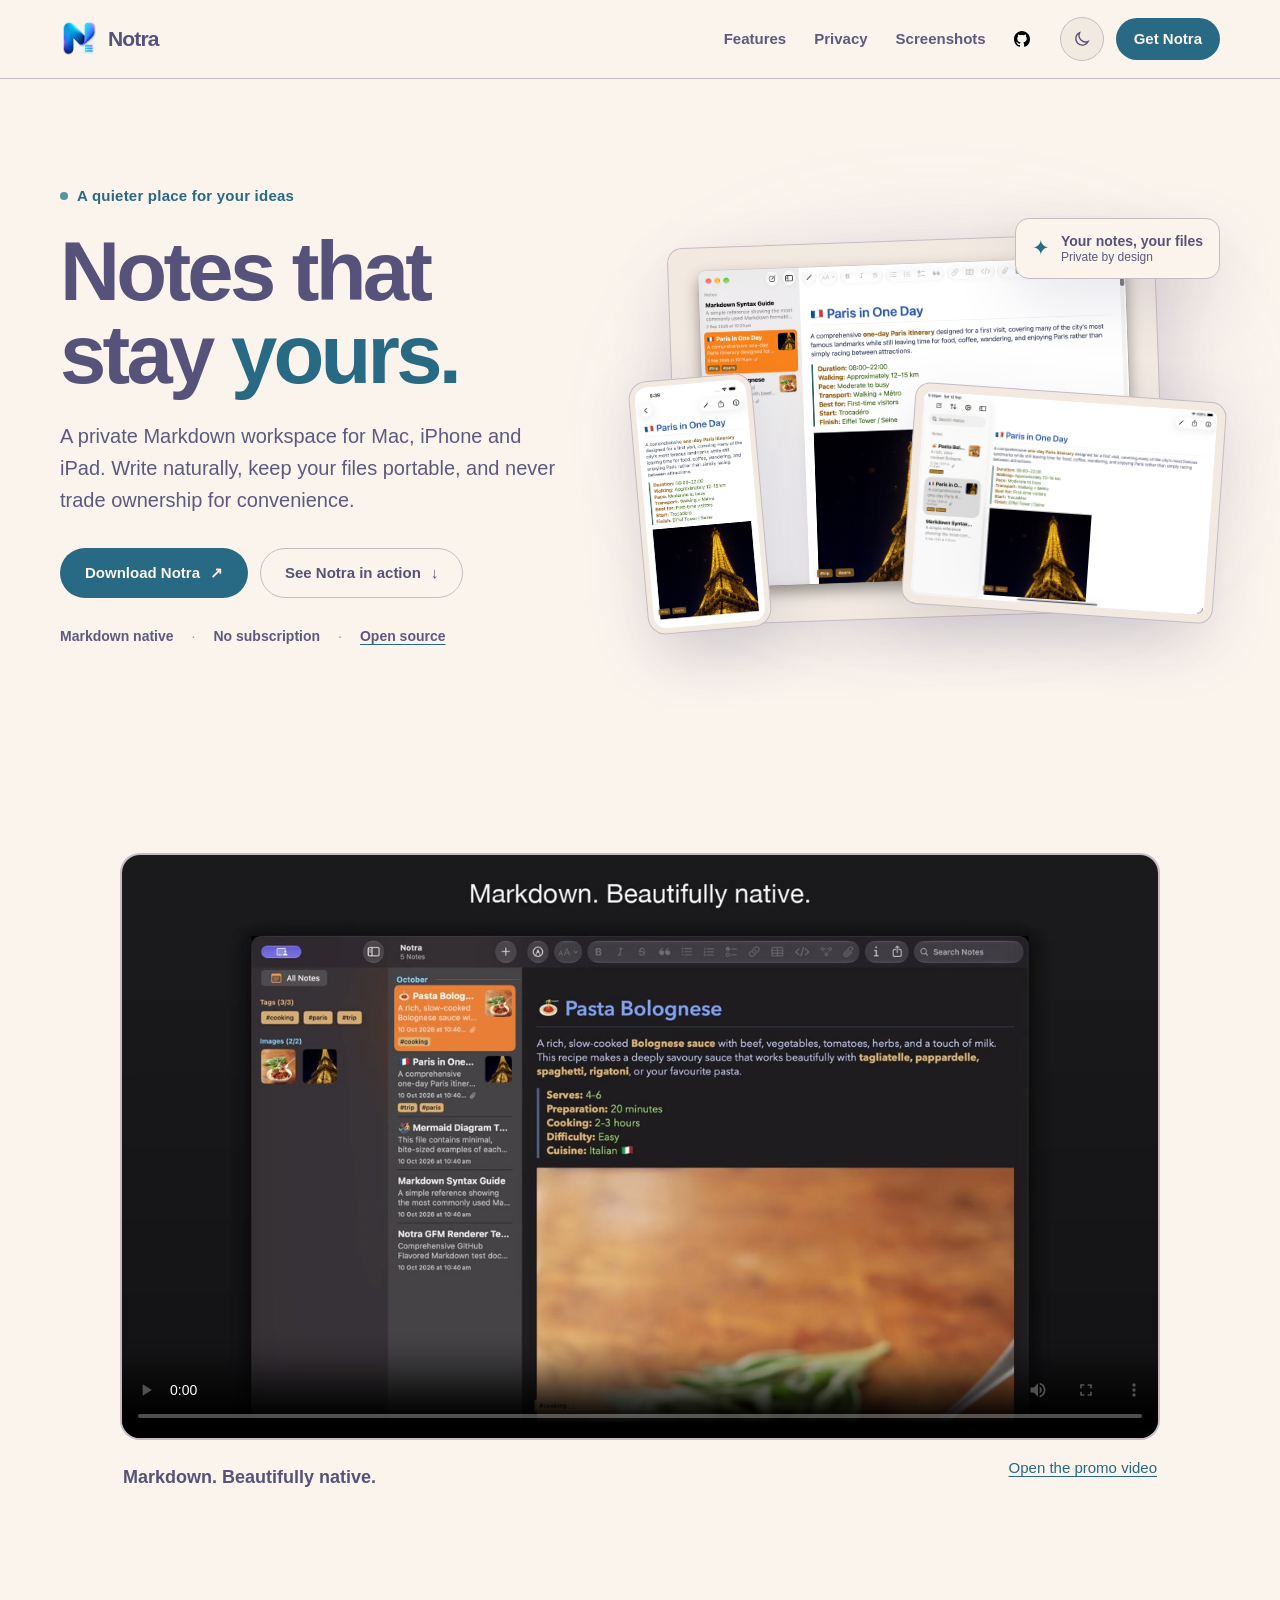
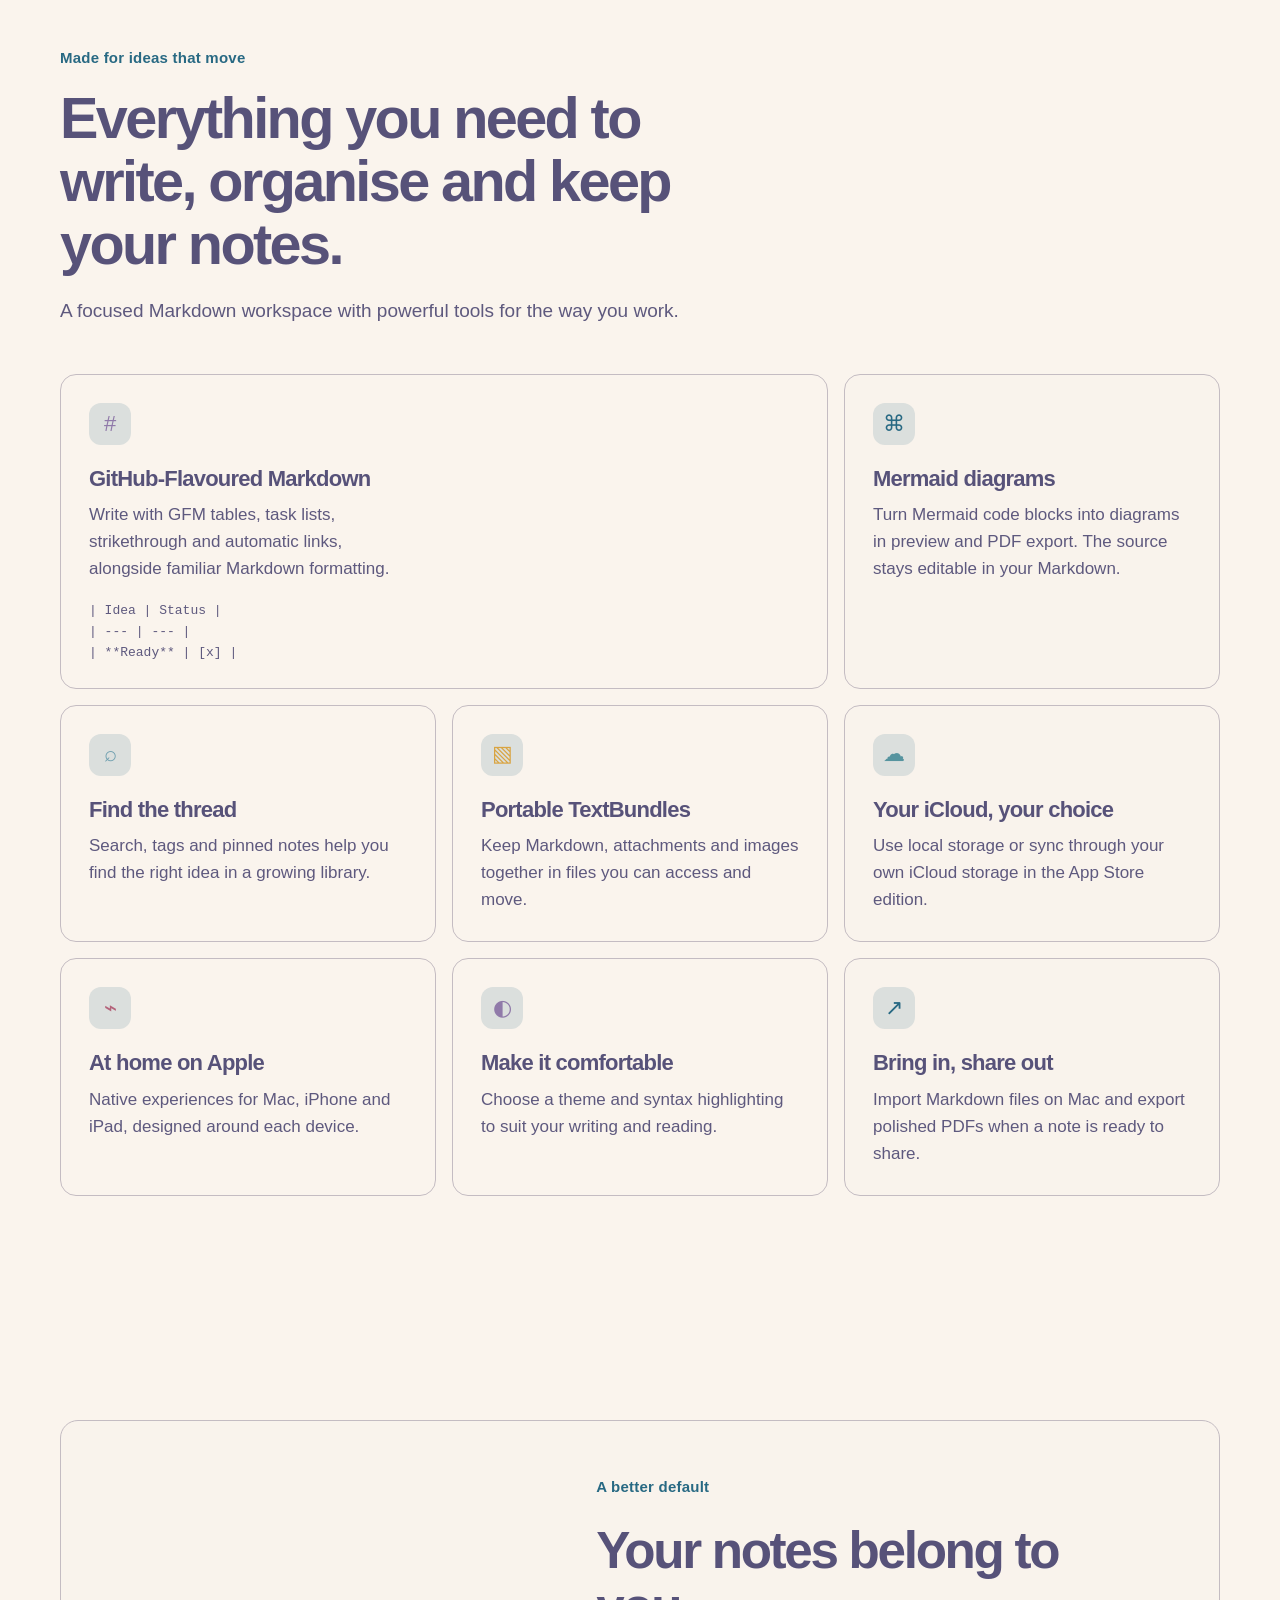
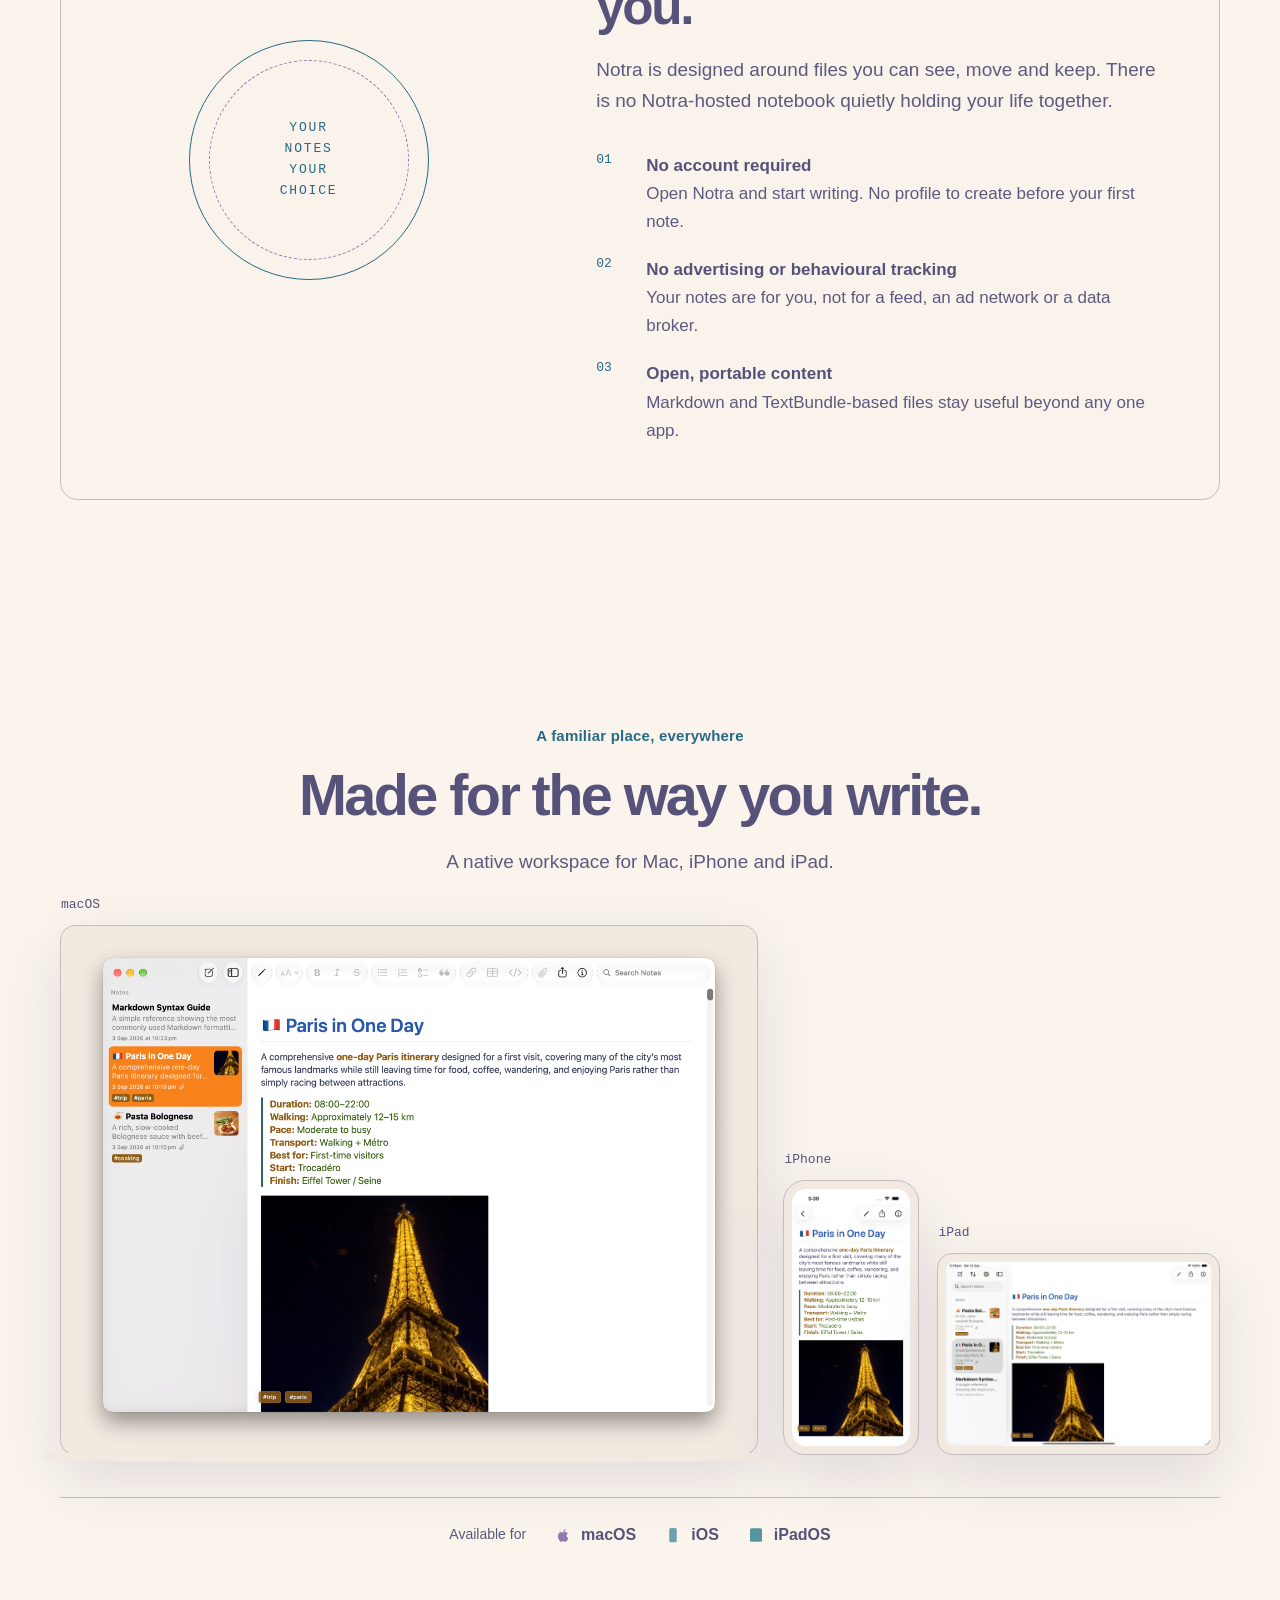
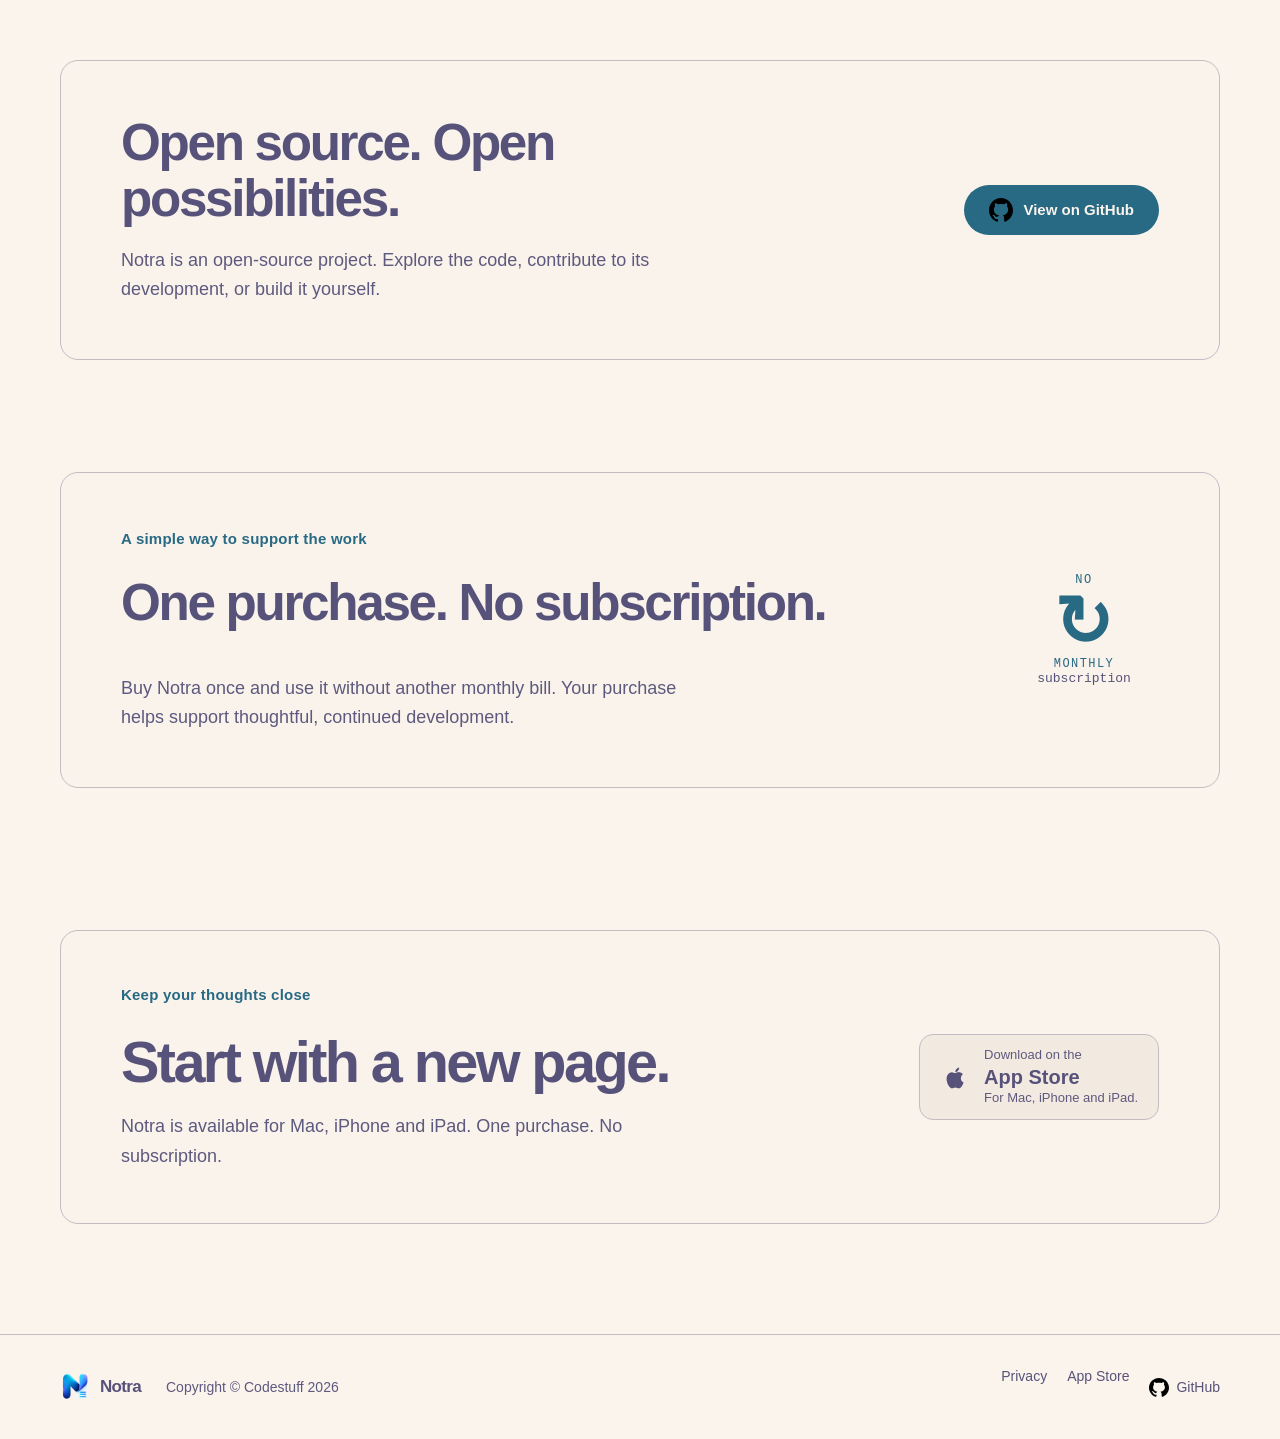
<file: docs/index.html>
<!doctype html>
<html lang="en" data-theme="dark">
<head>
  <meta charset="utf-8">
  <meta name="viewport" content="width=device-width, initial-scale=1">
  <meta name="description" content="Notra is a private Markdown notes app for Mac, iPhone and iPad. Your notes stay yours.">
  <meta name="theme-color" content="#1a1b26">
  <title>Notra — Notes that stay yours</title>
  <script>(() => { const savedTheme = localStorage.getItem('notra-theme'); const systemTheme = window.matchMedia('(prefers-color-scheme: light)').matches ? 'light' : 'dark'; document.documentElement.dataset.theme = savedTheme || systemTheme; })();</script>
  <link rel="stylesheet" href="styles.css">
</head>
<body>
  <a class="skip-link" href="#main-content">Skip to content</a>
  <header class="site-header"><div class="container header-inner">
    <a class="brand" href="#top" aria-label="Notra home"><img src="assets/icons/notra-logo.png" alt="" width="38" height="38"><span>Notra</span></a>
    <nav class="desktop-nav" aria-label="Primary navigation"><a href="#features">Features</a><a href="#privacy">Privacy</a><a href="#screenshots">Screenshots</a><span class="github-button-host"></span></nav>
    <div class="header-actions"><button class="theme-toggle" type="button" aria-label="Switch to light theme" aria-pressed="false"><svg class="theme-icon sun-icon" aria-hidden="true" viewBox="0 0 24 24"><circle cx="12" cy="12" r="4"></circle><path d="M12 2v2m0 16v2M4.93 4.93l1.42 1.42m11.3 11.3 1.42 1.42M2 12h2m16 0h2M4.93 19.07l1.42-1.42m11.3-11.3 1.42-1.42"></path></svg><svg class="theme-icon moon-icon" aria-hidden="true" viewBox="0 0 24 24"><path d="M20.4 15.1A8.7 8.7 0 0 1 8.9 3.6 8.7 8.7 0 1 0 20.4 15.1Z"></path></svg><span class="sr-only">Theme</span></button><a class="button button-small button-primary header-download" href="https://apps.apple.com/au/app/notra-markdown-notes/id6809414279">Get Notra</a><button class="menu-toggle" type="button" aria-label="Open navigation" aria-expanded="false" aria-controls="mobile-nav"><span></span><span></span><span></span></button></div>
  </div><nav id="mobile-nav" class="mobile-nav" aria-label="Mobile navigation" hidden><a href="#features">Features</a><a href="#privacy">Privacy</a><a href="#screenshots">Screenshots</a><a href="#open-source">Open source</a><a href="#download">Download</a></nav></header>
  <main id="main-content">
    <section id="top" class="hero section-shell"><div class="container hero-grid"><div class="hero-copy"><p class="eyebrow"><span class="eyebrow-dot"></span> A quieter place for your ideas</p><h1>Notes that stay <span class="accent-text">yours.</span></h1><p class="hero-lede">A private Markdown workspace for Mac, iPhone and iPad. Write naturally, keep your files portable, and never trade ownership for convenience.</p><div class="hero-actions"><a class="button button-primary" href="https://apps.apple.com/au/app/notra-markdown-notes/id6809414279">Download Notra <span aria-hidden="true">↗</span></a><a class="button button-quiet" href="#demo">See Notra in action <span aria-hidden="true">↓</span></a></div><div class="hero-meta" aria-label="Notra highlights"><span><strong>Markdown native</strong></span><span><strong>No subscription</strong></span><span><a href="#open-source"><strong>Open source</strong></a></span></div></div><div class="hero-art" aria-label="Notra running on Mac, iPhone and iPad"><div class="hero-art-glow"></div><div class="hero-mac device-frame"><div class="device-screen"><img src="assets/screenshots/notra-macos.png" data-src-dark="assets/screenshots/notra-macos.png" data-src-light="assets/screenshots/notra-macos-light.png" alt="Notra on Mac" width="3020" height="1924" fetchpriority="high"></div></div><div class="hero-tablet device-frame"><div class="device-screen"><img src="assets/screenshots/notra-ipad.png" data-src-dark="assets/screenshots/notra-ipad.png" data-src-light="assets/screenshots/notra-ipad-light.png" alt="Notra on iPad" width="2360" height="1640"></div></div><div class="hero-phone device-frame"><div class="device-screen"><img src="assets/screenshots/notra-iphone.png" data-src-dark="assets/screenshots/notra-iphone.png" data-src-light="assets/screenshots/notra-iphone-light.png" alt="Notra on iPhone" width="1206" height="2622"></div></div><div class="hero-note"><span class="hero-note-icon">✦</span><span><strong>Your notes, your files</strong><small>Private by design</small></span></div></div></div></section>
    <section id="demo" class="section-shell demo-section"><div class="container"><figure class="promo-showcase"><div class="promo-frame"><video controls playsinline preload="metadata" width="1920" height="1080" poster="assets/video/notra-promo-poster.jpg" aria-label="Notra in action"><source src="assets/video/notra-promo.mp4" type="video/mp4">Your browser cannot play this video. <a href="assets/video/notra-promo.mp4">Open the promo video</a></video></div><figcaption><strong>Markdown. Beautifully native.</strong><a href="assets/video/notra-promo.mp4">Open the promo video</a></figcaption></figure></div></section>
    <section id="features" class="section-shell features-section"><div class="container"><div class="section-heading"><p class="eyebrow">Made for ideas that move</p><h2>Everything you need to write, organise and keep your notes.</h2><p>A focused Markdown workspace with powerful tools for the way you work.</p></div><div class="feature-grid">
      <article class="feature-card feature-card-large"><div class="feature-icon icon-violet">#</div><h3>GitHub-Flavoured Markdown</h3><p>Write with GFM tables, task lists, strikethrough and automatic links, alongside familiar Markdown formatting.</p><div class="mini-markdown"><span>| Idea | Status |</span><span>| --- | --- |</span><span>| **Ready** | [x] |</span></div></article>
      <article class="feature-card"><div class="feature-icon icon-blue">⌘</div><h3>Mermaid diagrams</h3><p>Turn Mermaid code blocks into diagrams in preview and PDF export. The source stays editable in your Markdown.</p></article>
      <article class="feature-card"><div class="feature-icon icon-cyan">⌕</div><h3>Find the thread</h3><p>Search, tags and pinned notes help you find the right idea in a growing library.</p></article>
      <article class="feature-card"><div class="feature-icon icon-amber">▧</div><h3>Portable TextBundles</h3><p>Keep Markdown, attachments and images together in files you can access and move.</p></article>
      <article class="feature-card"><div class="feature-icon icon-green">☁</div><h3>Your iCloud, your choice</h3><p>Use local storage or sync through your own iCloud storage in the App Store edition.</p></article>
      <article class="feature-card"><div class="feature-icon icon-pink">⌁</div><h3>At home on Apple</h3><p>Native experiences for Mac, iPhone and iPad, designed around each device.</p></article>
      <article class="feature-card"><div class="feature-icon icon-violet">◐</div><h3>Make it comfortable</h3><p>Choose a theme and syntax highlighting to suit your writing and reading.</p></article>
      <article class="feature-card"><div class="feature-icon icon-blue">↗</div><h3>Bring in, share out</h3><p>Import Markdown files on Mac and export polished PDFs when a note is ready to share.</p></article>
    </div></div></section>
    <section id="privacy" class="section-shell privacy-section">
      <div class="container">
        <div class="privacy-panel">
          <div class="privacy-grid">
            <div class="privacy-seal" aria-hidden="true">
              <div class="seal-ring"></div>
              <span>YOUR<br>NOTES<br>YOUR<br>CHOICE</span>
            </div>
            <div class="privacy-copy">
              <p class="eyebrow">A better default</p>
              <h2>Your notes belong to you.</h2>
              <p class="privacy-lede">Notra is designed around files you can see, move and keep. There is no Notra-hosted notebook quietly holding your life together.</p>
              <div class="privacy-points">
                <div><span>01</span><p><strong>No account required</strong><br>Open Notra and start writing. No profile to create before your first note.</p></div>
                <div><span>02</span><p><strong>No advertising or behavioural tracking</strong><br>Your notes are for you, not for a feed, an ad network or a data broker.</p></div>
                <div><span>03</span><p><strong>Open, portable content</strong><br>Markdown and TextBundle-based files stay useful beyond any one app.</p></div>
              </div>
            </div>
          </div>
        </div>
      </div>
    </section>
    <section id="screenshots" class="section-shell screenshots-section"><div class="container"><div class="section-heading screenshots-heading"><p class="eyebrow">A familiar place, everywhere</p><h2>Made for the way you write.</h2><p>A native workspace for Mac, iPhone and iPad.</p></div><div class="device-showcase"><div class="device-frame mac-frame"><div class="device-label">macOS</div><div class="device-screen"><img src="assets/screenshots/notra-macos.png" data-src-dark="assets/screenshots/notra-macos.png" data-src-light="assets/screenshots/notra-macos-light.png" alt="Notra on macOS" width="3020" height="1924" loading="lazy" decoding="async"></div><div class="device-base"></div></div><div class="mobile-devices"><div class="device-frame phone-frame"><div class="device-label">iPhone</div><div class="device-screen"><img src="assets/screenshots/notra-iphone.png" data-src-dark="assets/screenshots/notra-iphone.png" data-src-light="assets/screenshots/notra-iphone-light.png" alt="Notra on iPhone" width="1206" height="2622" loading="lazy" decoding="async"></div></div><div class="device-frame tablet-frame"><div class="device-label">iPad</div><div class="device-screen"><img src="assets/screenshots/notra-ipad.png" data-src-dark="assets/screenshots/notra-ipad.png" data-src-light="assets/screenshots/notra-ipad-light.png" alt="Notra on iPad" width="2360" height="1640" loading="lazy" decoding="async"></div></div></div></div><div class="supported-platforms"><p>Available for</p><div class="platforms-list"><span><svg aria-hidden="true" viewBox="0 0 24 24"><path d="M16.7 12.8c0-2 1.6-3 1.7-3.1a3.8 3.8 0 0 0-3-1.6c-1.3-.1-2.5.8-3.2.8-.7 0-1.7-.8-2.8-.8A4.2 4.2 0 0 0 6 10.3c-1.5 2.6-.4 6.5 1 8.6.7 1 1.5 2.1 2.6 2.1 1 0 1.4-.7 2.7-.7s1.7.7 2.8.7c1.2 0 1.9-1 2.6-2.1.8-1.2 1.2-2.4 1.2-2.5-.1 0-2.2-.9-2.2-3.6ZM14.6 6.7a3.3 3.3 0 0 0 .8-2.4 3.5 3.5 0 0 0-2.3 1.2c-.5.6-.9 1.5-.8 2.4.9.1 1.8-.4 2.3-1.2Z"></path></svg> macOS</span><span><svg aria-hidden="true" viewBox="0 0 24 24"><rect x="7" y="2.5" width="10" height="19" rx="2"></rect><path d="M10 18.5h4"></path></svg> iOS</span><span><svg aria-hidden="true" viewBox="0 0 24 24"><rect x="4" y="3" width="16" height="18" rx="2"></rect><path d="M10 18.2h4"></path></svg> iPadOS</span></div></div></div></section>
    <section id="open-source" class="section-shell open-source-section"><div class="container"><div class="pricing-card open-source-panel"><div><h2>Open source. Open possibilities.</h2><p>Notra is an open-source project. Explore the code, contribute to its development, or build it yourself.</p></div><a class="button button-primary github-link" href="https://github.com/akopulko/notra"><img class="github-mark github-mark-light" src="assets/icons/github-mark-dark.svg" alt="" aria-hidden="true" width="98" height="96"><img class="github-mark github-mark-dark" src="assets/icons/github-mark-light.svg" alt="" aria-hidden="true" width="98" height="96">View on GitHub</a></div></div></section>
    <section class="section-shell pricing-section"><div class="container pricing-card"><div><p class="eyebrow">A simple way to support the work</p><h2>One purchase. No subscription.</h2><p>Buy Notra once and use it without another monthly bill. Your purchase helps support thoughtful, continued development.</p></div><div class="price-mark"><span>NO</span><strong>↻</strong><span>MONTHLY</span><small>subscription</small></div></div></section>
    <section id="download" class="section-shell download-section"><div class="container download-inner"><div class="download-copy"><p class="eyebrow">Keep your thoughts close</p><h2>Start with a new page.</h2><p>Notra is available for Mac, iPhone and iPad. One purchase. No subscription.</p></div><div class="store-buttons"><a class="store-button" href="https://apps.apple.com/au/app/notra-markdown-notes/id6809414279"><svg aria-hidden="true" viewBox="0 0 24 24"><path d="M16.7 12.8c0-2 1.6-3 1.7-3.1a3.8 3.8 0 0 0-3-1.6c-1.3-.1-2.5.8-3.2.8-.7 0-1.7-.8-2.8-.8A4.2 4.2 0 0 0 6 10.3c-1.5 2.6-.4 6.5 1 8.6.7 1 1.5 2.1 2.6 2.1 1 0 1.4-.7 2.7-.7s1.7.7 2.8.7c1.2 0 1.9-1 2.6-2.1.8-1.2 1.2-2.4 1.2-2.5-.1 0-2.2-.9-2.2-3.6ZM14.6 6.7a3.3 3.3 0 0 0 .8-2.4 3.5 3.5 0 0 0-2.3 1.2c-.5.6-.9 1.5-.8 2.4.9.1 1.8-.4 2.3-1.2Z"></path></svg><span><small>Download on the</small><strong>App Store</strong><em>For Mac, iPhone and iPad.</em></span></a></div></div></section>
  </main>
  <footer class="site-footer"><div class="container footer-inner"><a class="brand" href="#top"><img src="assets/icons/notra-logo.png" alt="" width="30" height="30"><span>Notra</span></a><p>Copyright © Codestuff 2026</p><div class="footer-links"><a href="privacy.html">Privacy</a><a href="https://apps.apple.com/au/app/notra-markdown-notes/id6809414279">App Store</a><a class="footer-github" href="https://github.com/akopulko/notra"><img class="github-mark github-mark-light" src="assets/icons/github-mark-dark.svg" alt="" aria-hidden="true" width="98" height="96"><img class="github-mark github-mark-dark" src="assets/icons/github-mark-light.svg" alt="" aria-hidden="true" width="98" height="96">GitHub</a></div></div></footer>
  <script src="script.js"></script>
</body>
</html>
</file>
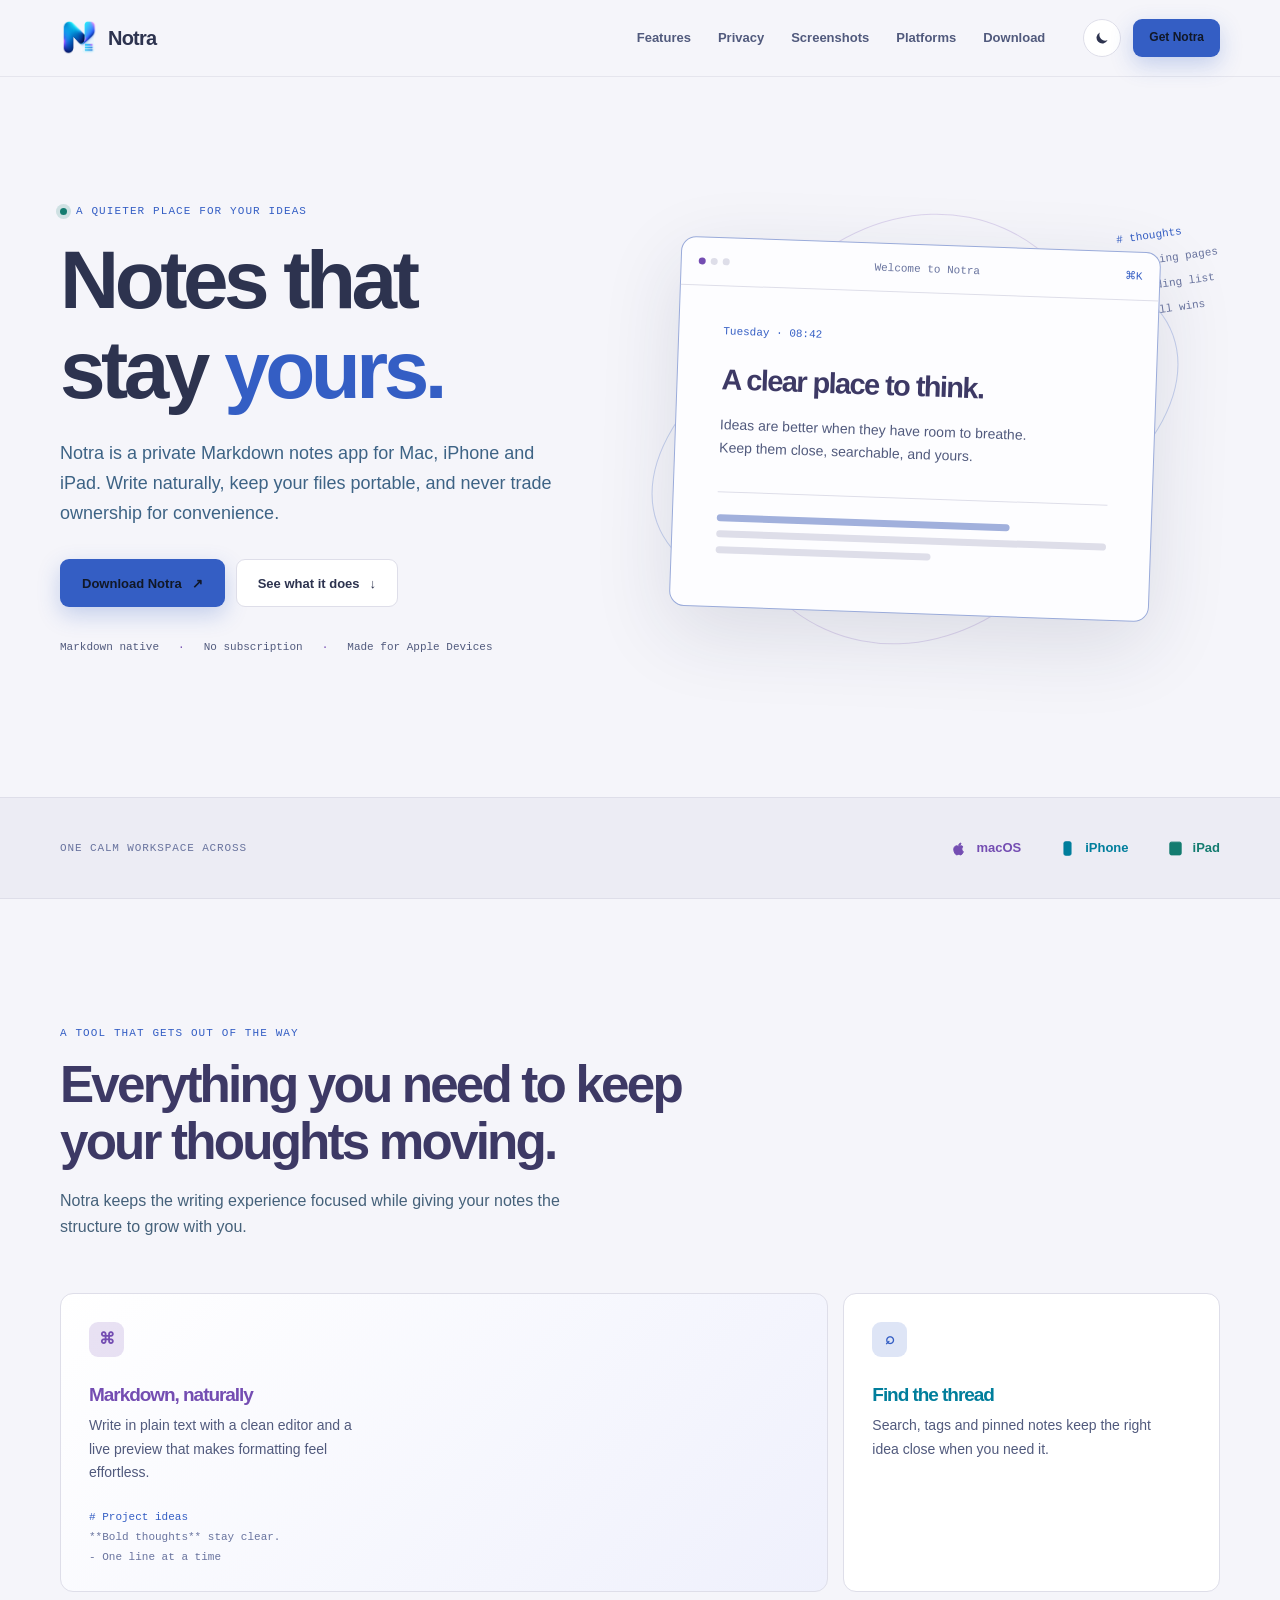
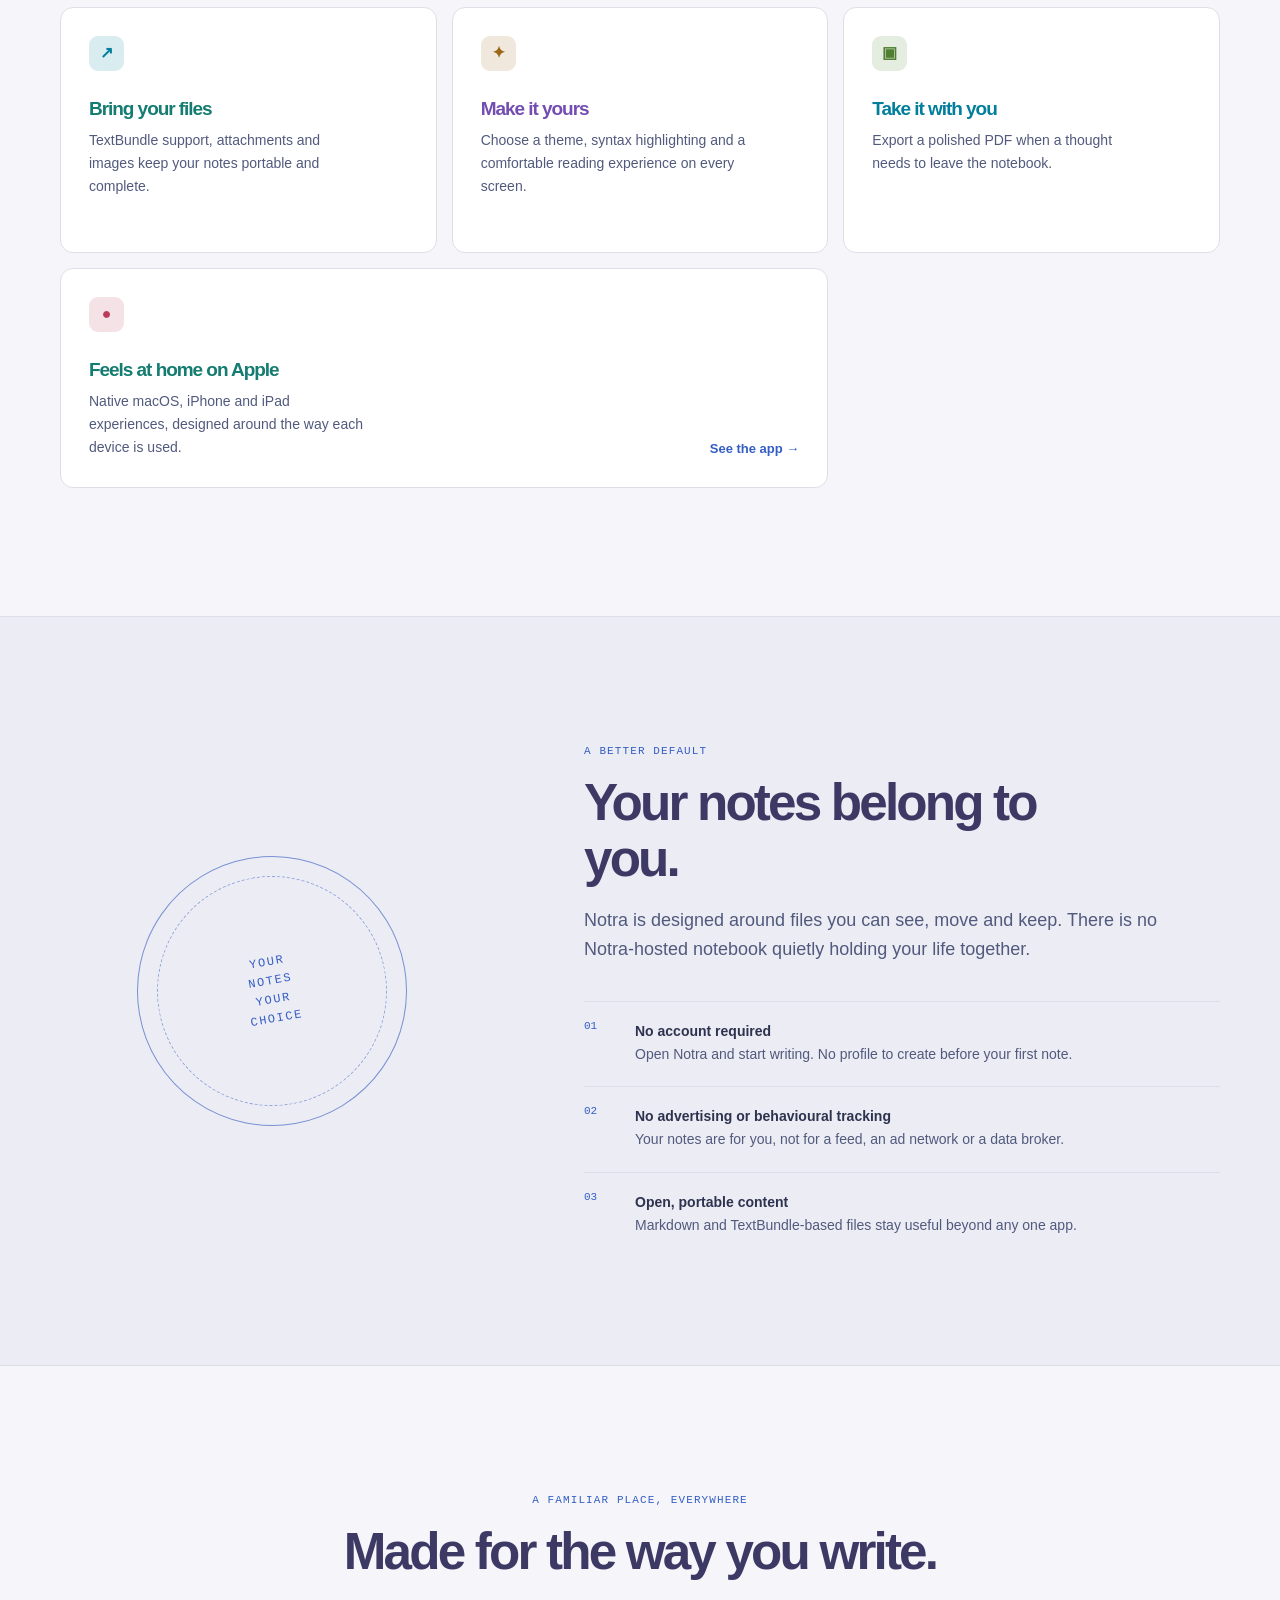
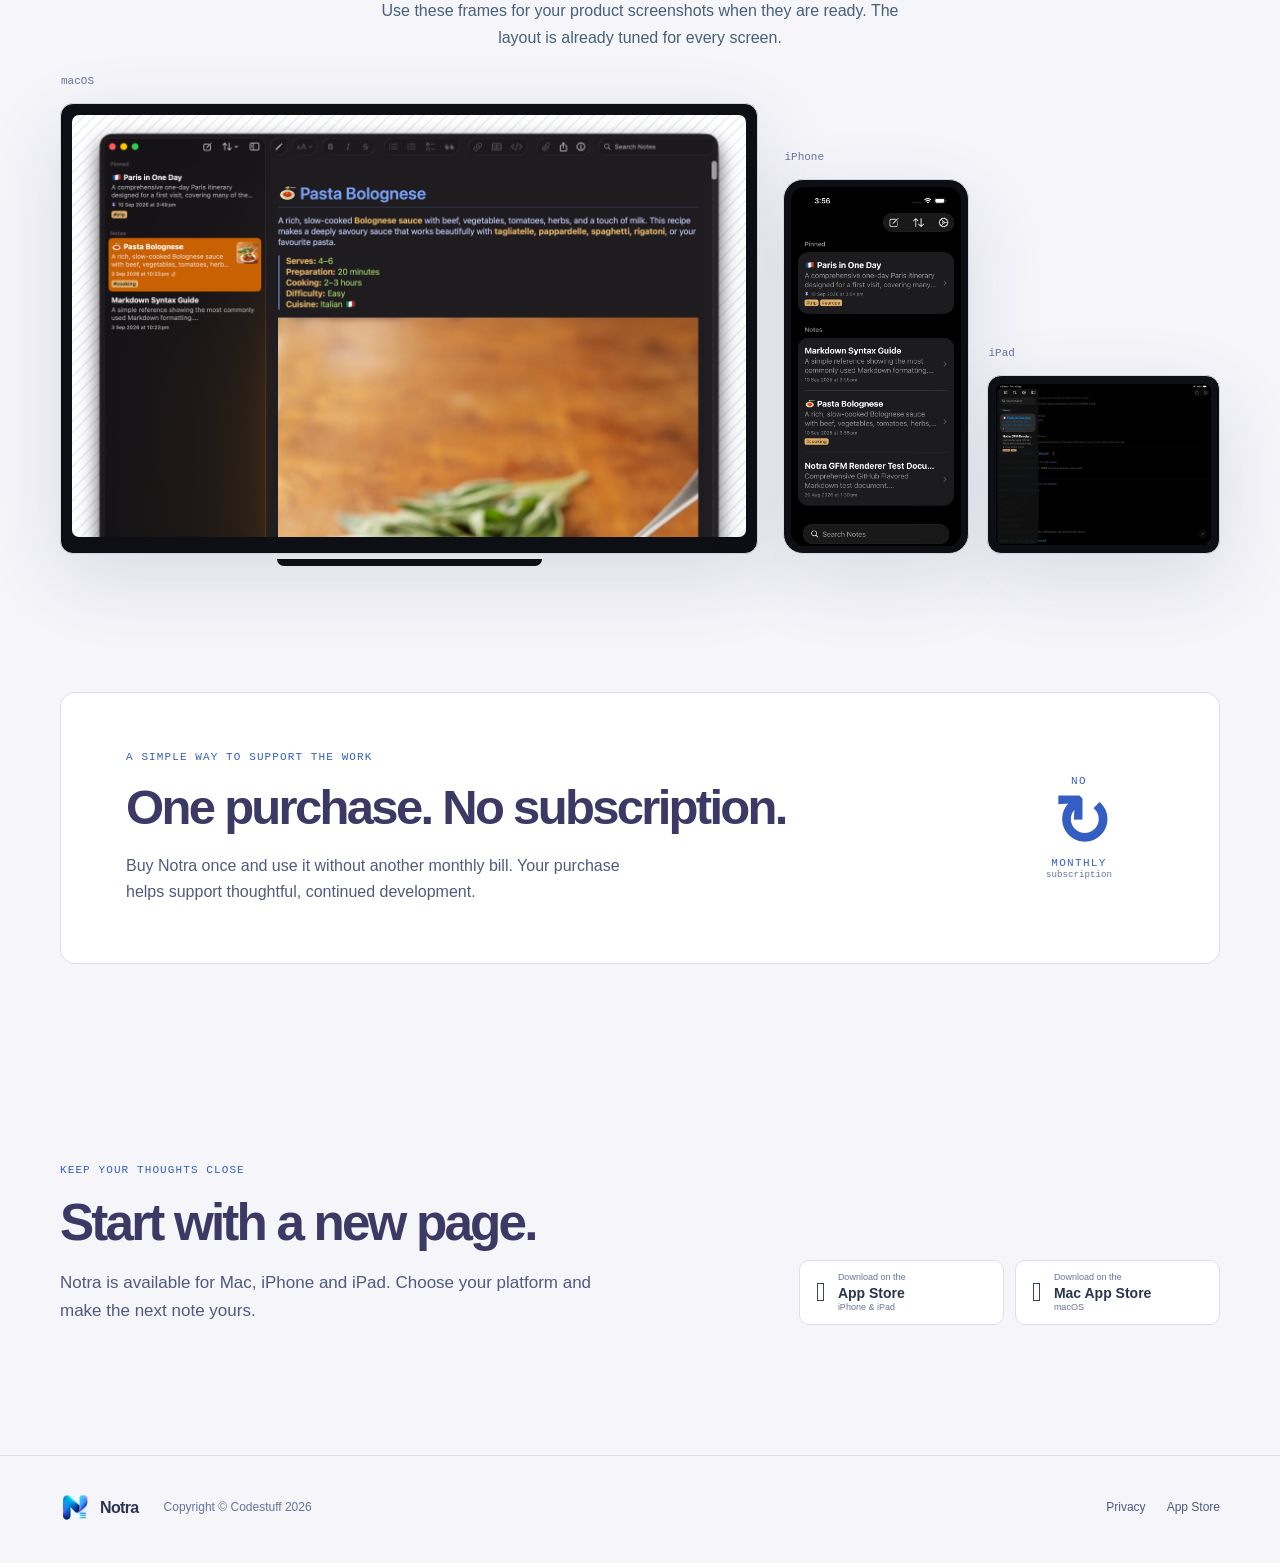
<file: notra-app-landing-page/index.html>
<!doctype html>
<html lang="en" data-theme="dark">
<head>
  <meta charset="utf-8">
  <meta name="viewport" content="width=device-width, initial-scale=1">
  <meta name="description" content="Notra is a private Markdown notes app for Mac, iPhone and iPad. Your notes stay yours.">
  <meta name="theme-color" content="#16161f">
  <title>Notra — Notes that stay yours</title>
  <script>
    (() => {
      const savedTheme = localStorage.getItem('notra-theme');
      const systemTheme = window.matchMedia('(prefers-color-scheme: light)').matches ? 'light' : 'dark';
      document.documentElement.dataset.theme = savedTheme || systemTheme;
    })();
  </script>
  <link rel="stylesheet" href="styles.css">
</head>
<body>
  <a class="skip-link" href="#main-content">Skip to content</a>
  <header class="site-header">
    <div class="container header-inner">
      <a class="brand" href="#top" aria-label="Notra home">
        <img src="assets/icons/notra-logo.png" alt="" width="38" height="38">
        <span>Notra</span>
      </a>
      <nav class="desktop-nav" aria-label="Primary navigation">
        <a href="#features">Features</a>
        <a href="#privacy">Privacy</a>
        <a href="#screenshots">Screenshots</a>
        <a href="#platforms">Platforms</a>
        <a href="#download">Download</a>
      </nav>
      <div class="header-actions">
        <button class="theme-toggle" type="button" aria-label="Switch to light theme" aria-pressed="false">
          <svg class="theme-icon sun-icon" aria-hidden="true" viewBox="0 0 24 24"><circle cx="12" cy="12" r="4"></circle><path d="M12 2v2m0 16v2M4.93 4.93l1.42 1.42m11.3 11.3 1.42 1.42M2 12h2m16 0h2M4.93 19.07l1.42-1.42m11.3-11.3 1.42-1.42"></path></svg>
          <svg class="theme-icon moon-icon" aria-hidden="true" viewBox="0 0 24 24"><path d="M20.4 15.1A8.7 8.7 0 0 1 8.9 3.6 8.7 8.7 0 1 0 20.4 15.1Z"></path></svg>
          <span class="sr-only">Theme</span>
        </button>
        <a class="button button-small button-primary header-download" href="#download">Get Notra</a>
        <button class="menu-toggle" type="button" aria-label="Open navigation" aria-expanded="false" aria-controls="mobile-nav"><span></span><span></span><span></span></button>
      </div>
    </div>
    <nav id="mobile-nav" class="mobile-nav" aria-label="Mobile navigation" hidden>
      <a href="#features">Features</a><a href="#privacy">Privacy</a><a href="#screenshots">Screenshots</a><a href="#platforms">Platforms</a><a href="#download">Download</a>
    </nav>
  </header>

  <main id="main-content">
    <section id="top" class="hero section-shell">
      <div class="container hero-grid">
        <div class="hero-copy">
          <p class="eyebrow"><span class="eyebrow-dot"></span> A quieter place for your ideas</p>
          <h1>Notes that stay <span class="accent-text">yours.</span></h1>
          <p class="hero-lede">Notra is a private Markdown notes app for Mac, iPhone and iPad. Write naturally, keep your files portable, and never trade ownership for convenience.</p>
          <div class="hero-actions">
            <a class="button button-primary" href="#download">Download Notra <span aria-hidden="true">↗</span></a>
            <a class="button button-quiet" href="#features">See what it does <span aria-hidden="true">↓</span></a>
          </div>
          <div class="hero-meta" aria-label="Notra highlights"><span><strong>Markdown native</strong></span><span><strong>No subscription</strong></span><span><strong>Made for Apple Devices</strong></span></div>
        </div>
        <div class="hero-art" aria-label="Notra app preview illustration" role="img">
          <div class="code-rail"><span># thoughts</span><span>- morning pages</span><span>- reading list</span><span>- small wins</span></div>
          <div class="note-window">
            <div class="window-bar"><span class="window-dots"><i></i><i></i><i></i></span><span class="window-title">Welcome to Notra</span><span class="window-action">⌘K</span></div>
            <div class="note-body"><p class="note-kicker">Tuesday · 08:42</p><h2>A clear place to think.</h2><p>Ideas are better when they have room to breathe. Keep them close, searchable, and yours.</p><div class="note-rule"></div><div class="note-lines"><span></span><span></span><span></span></div></div>
          </div>
          <div class="hero-orbit orbit-one"></div><div class="hero-orbit orbit-two"></div>
        </div>
      </div>
    </section>

    <section id="platforms" class="platform-strip">
      <div class="container platform-inner"><p>One calm workspace across</p><div class="platforms-list"><span><svg aria-hidden="true" viewBox="0 0 24 24"><path d="M16.7 12.8c0-2 1.6-3 1.7-3.1a3.8 3.8 0 0 0-3-1.6c-1.3-.1-2.5.8-3.2.8-.7 0-1.7-.8-2.8-.8A4.2 4.2 0 0 0 6 10.3c-1.5 2.6-.4 6.5 1 8.6.7 1 1.5 2.1 2.6 2.1 1 0 1.4-.7 2.7-.7s1.7.7 2.8.7c1.2 0 1.9-1 2.6-2.1.8-1.2 1.2-2.4 1.2-2.5-.1 0-2.2-.9-2.2-3.6ZM14.6 6.7a3.3 3.3 0 0 0 .8-2.4 3.5 3.5 0 0 0-2.3 1.2c-.5.6-.9 1.5-.8 2.4.9.1 1.8-.4 2.3-1.2Z"></path></svg> macOS</span><span><svg aria-hidden="true" viewBox="0 0 24 24"><rect x="7" y="2.5" width="10" height="19" rx="2"></rect><path d="M10 18.5h4"></path></svg> iPhone</span><span><svg aria-hidden="true" viewBox="0 0 24 24"><rect x="4" y="3" width="16" height="18" rx="2"></rect><path d="M10 18.2h4"></path></svg> iPad</span></div></div>
    </section>

    <section id="features" class="section-shell features-section"><div class="container"><div class="section-heading"><p class="eyebrow">A tool that gets out of the way</p><h2>Everything you need to keep your thoughts moving.</h2><p>Notra keeps the writing experience focused while giving your notes the structure to grow with you.</p></div><div class="feature-grid">
      <article class="feature-card feature-card-large"><div class="feature-icon icon-violet">⌘</div><h3>Markdown, naturally</h3><p>Write in plain text with a clean editor and a live preview that makes formatting feel effortless.</p><div class="mini-markdown"><span># Project ideas</span><span>**Bold thoughts** stay clear.</span><span>- One line at a time</span></div></article>
      <article class="feature-card"><div class="feature-icon icon-blue">⌕</div><h3>Find the thread</h3><p>Search, tags and pinned notes keep the right idea close when you need it.</p></article>
      <article class="feature-card"><div class="feature-icon icon-cyan">↗</div><h3>Bring your files</h3><p>TextBundle support, attachments and images keep your notes portable and complete.</p></article>
      <article class="feature-card"><div class="feature-icon icon-amber">✦</div><h3>Make it yours</h3><p>Choose a theme, syntax highlighting and a comfortable reading experience on every screen.</p></article>
      <article class="feature-card"><div class="feature-icon icon-green">▣</div><h3>Take it with you</h3><p>Export a polished PDF when a thought needs to leave the notebook.</p></article>
      <article class="feature-card feature-card-wide"><div><div class="feature-icon icon-pink">●</div><h3>Feels at home on Apple</h3><p>Native macOS, iPhone and iPad experiences, designed around the way each device is used.</p></div><a href="#screenshots" class="text-link">See the app <span aria-hidden="true">→</span></a></article>
    </div></div></section>

    <section id="privacy" class="section-shell privacy-section"><div class="container privacy-grid"><div class="privacy-seal" aria-hidden="true"><div class="seal-ring"></div><span>YOUR<br>NOTES<br>YOUR<br>CHOICE</span></div><div class="privacy-copy"><p class="eyebrow">A better default</p><h2>Your notes belong to you.</h2><p class="privacy-lede">Notra is designed around files you can see, move and keep. There is no Notra-hosted notebook quietly holding your life together.</p><div class="privacy-points"><div><span>01</span><p><strong>No account required</strong><br>Open Notra and start writing. No profile to create before your first note.</p></div><div><span>02</span><p><strong>No advertising or behavioural tracking</strong><br>Your notes are for you, not for a feed, an ad network or a data broker.</p></div><div><span>03</span><p><strong>Open, portable content</strong><br>Markdown and TextBundle-based files stay useful beyond any one app.</p></div></div></div></div></section>

    <section id="screenshots" class="section-shell screenshots-section"><div class="container"><div class="section-heading screenshots-heading"><p class="eyebrow">A familiar place, everywhere</p><h2>Made for the way you write.</h2><p>Use these frames for your product screenshots when they are ready. The layout is already tuned for every screen.</p></div><div class="device-showcase"><div class="device-frame mac-frame"><div class="device-label">macOS</div><div class="device-screen screenshot-placeholder"><img src="assets/screenshots/notra-macos.png" alt="Notra on macOS" onerror="this.hidden=true; this.nextElementSibling.hidden=false"><div class="placeholder-content"><span class="placeholder-window">⌘</span><strong>macOS screenshot</strong><small>Drop <code>notra-macos.png</code> into<br><code>assets/screenshots/</code></small></div></div><div class="device-base"></div></div><div class="mobile-devices"><div class="device-frame phone-frame"><div class="device-label">iPhone</div><div class="device-screen screenshot-placeholder"><img src="assets/screenshots/notra-iphone.png" alt="Notra on iPhone" onerror="this.hidden=true; this.nextElementSibling.hidden=false"><div class="placeholder-content"><span class="placeholder-window">N</span><strong>iPhone screenshot</strong><small>Drop the image into<br><code>assets/screenshots/</code></small></div></div></div><div class="device-frame tablet-frame"><div class="device-label">iPad</div><div class="device-screen screenshot-placeholder"><img src="assets/screenshots/notra-ipad.png" alt="Notra on iPad" onerror="this.hidden=true; this.nextElementSibling.hidden=false"><div class="placeholder-content"><span class="placeholder-window">N</span><strong>iPad screenshot</strong><small>Drop the image into<br><code>assets/screenshots/</code></small></div></div></div></div></div></div></section>

    <section class="section-shell pricing-section"><div class="container pricing-card"><div><p class="eyebrow">A simple way to support the work</p><h2>One purchase. No subscription.</h2><p>Buy Notra once and use it without another monthly bill. Your purchase helps support thoughtful, continued development.</p></div><div class="price-mark"><span>NO</span><strong>↻</strong><span>MONTHLY</span><small>subscription</small></div></div></section>

    <section id="download" class="section-shell download-section"><div class="container download-inner"><div class="download-copy"><p class="eyebrow">Keep your thoughts close</p><h2>Start with a new page.</h2><p>Notra is available for Mac, iPhone and iPad. Choose your platform and make the next note yours.</p></div><div class="store-buttons"><a class="store-button" href="IOS_APP_STORE_URL" aria-label="Download Notra for iPhone and iPad"><span class="store-glyph"></span><span><small>Download on the</small><strong>App Store</strong><em>iPhone &amp; iPad</em></span></a><a class="store-button" href="MAC_APP_STORE_URL" aria-label="Download Notra for Mac"><span class="store-glyph"></span><span><small>Download on the</small><strong>Mac App Store</strong><em>macOS</em></span></a></div></div></section>
  </main>
  <footer class="site-footer"><div class="container footer-inner"><a class="brand" href="#top"><img src="assets/icons/notra-logo.png" alt="" width="30" height="30"><span>Notra</span></a><p>Copyright © Codestuff 2026</p><div class="footer-links"><a href="privacy.html">Privacy</a><a href="IOS_APP_STORE_URL">App Store</a></div></div></footer>
  <script src="script.js"></script>
</body>
</html>
</file>
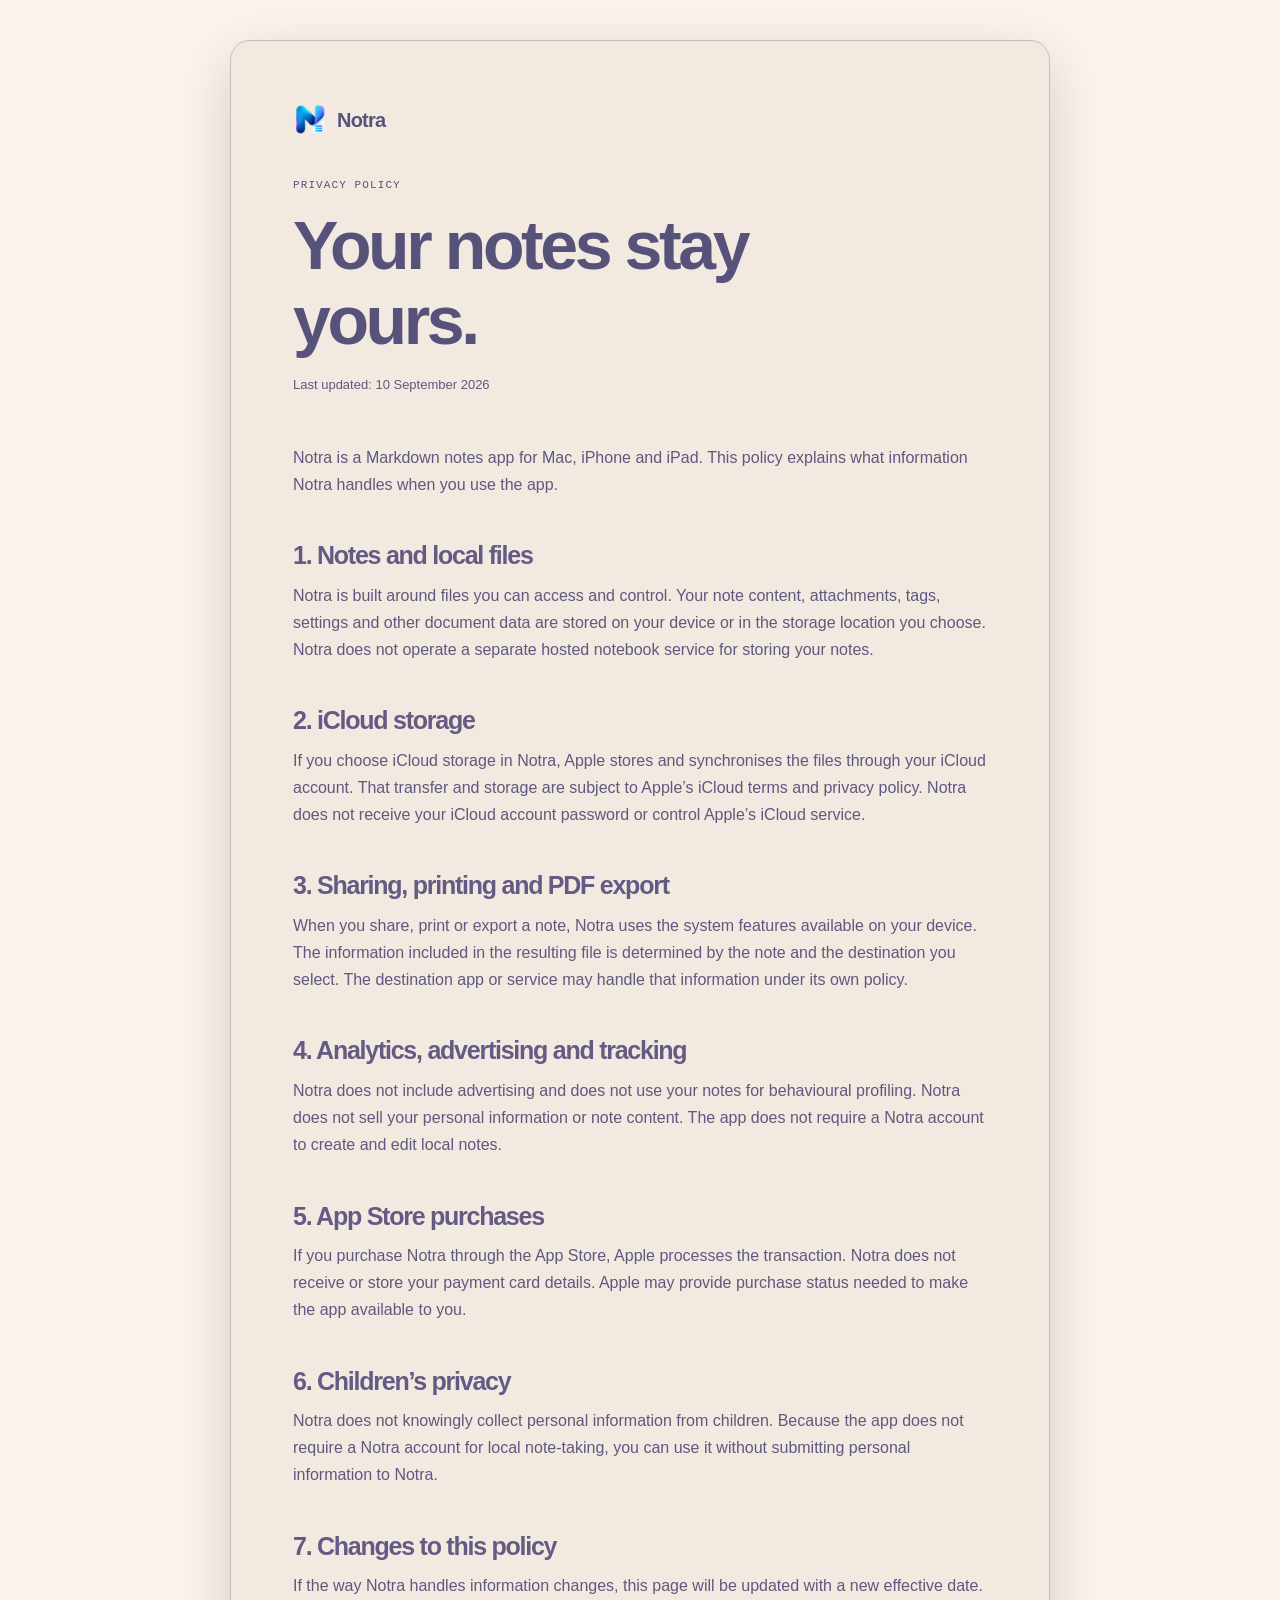
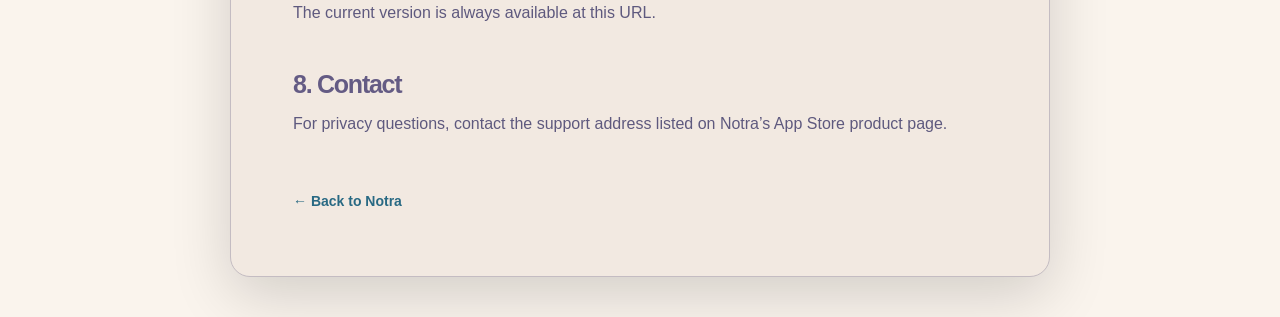
<file: docs/privacy.html>
<!doctype html>
<html lang="en">
<head>
  <meta charset="utf-8">
  <meta name="viewport" content="width=device-width, initial-scale=1">
  <meta name="description" content="Privacy policy for Notra, a private Markdown notes app for Mac, iPhone and iPad.">
  <meta property="og:title" content="Privacy Policy — Notra">
  <meta property="og:description" content="How Notra handles notes, files, iCloud, exports and App Store purchases.">
  <meta property="og:type" content="website">
  <title>Privacy Policy — Notra</title>
  <style>
    :root { color-scheme: dark; --bg: #1a1b26; --surface: #414868; --text: #c0caf5; --muted: #a9b1d6; --faint: #565f89; --border: color-mix(in srgb, var(--surface) 70%, var(--text)); --accent: #7aa2f7; --purple: #bb9af7; --teal: #73dacb; --copy: color-mix(in srgb, var(--text) 80%, var(--muted)); }
    @media (prefers-color-scheme: light) { :root { color-scheme: light; --bg: #faf4ed; --surface: #f2e9e1; --text: #575279; --muted: #797593; --faint: #9893a5; --border: color-mix(in srgb, var(--surface) 70%, var(--text)); --accent: #286983; --purple: #907aa9; --teal: #56949f; --copy: color-mix(in srgb, var(--text) 80%, var(--muted)); } }
    * { box-sizing: border-box; }
    body { margin: 0; padding: 40px 20px; background: var(--bg); color: var(--text); font: 16px/1.7 -apple-system, BlinkMacSystemFont, "Segoe UI", sans-serif; }
    main { max-width: 820px; margin: 0 auto; padding: clamp(28px, 6vw, 62px); border: 1px solid var(--border); border-radius: 20px; background: var(--surface); box-shadow: 0 18px 60px rgba(0, 0, 0, .16); }
    .brand { display: inline-flex; align-items: center; gap: 10px; margin-bottom: 42px; color: var(--text); font-size: 20px; font-weight: 800; letter-spacing: -.04em; text-decoration: none; }
    .brand img { width: 34px; height: 34px; object-fit: contain; border-radius: 9px; }
    .eyebrow { margin: 0 0 16px; color: var(--text); font: 500 11px/1.2 ui-monospace, SFMono-Regular, Menlo, monospace; letter-spacing: .1em; text-transform: uppercase; }
    h1, h2 { line-height: 1.1; letter-spacing: -.05em; }
    h1 { max-width: 650px; margin: 0 0 16px; color: var(--text); font-size: clamp(38px, 7vw, 68px); }
    h2 { margin: 44px 0 12px; color: color-mix(in srgb, var(--text) 78%, var(--purple)); font-size: 25px; }
    p { margin: 0 0 18px; color: var(--copy); }
    .updated { margin-bottom: 48px; color: var(--copy); font-size: 13px; }
    a { color: var(--accent); }
    .back-link { display: inline-flex; margin-top: 35px; color: var(--accent); font-size: 14px; font-weight: 700; text-decoration: none; }
    .back-link:hover { text-decoration: underline; }
    @media (max-width: 560px) { body { padding: 16px; } main { padding: 28px 22px; border-radius: 15px; } }
  </style>
</head>
<body>
  <main>
    <a class="brand" href="index.html" aria-label="Notra home"><img src="assets/icons/notra-logo.png" alt=""><span>Notra</span></a>
    <p class="eyebrow">Privacy policy</p>
    <h1>Your notes stay yours.</h1>
    <p class="updated">Last updated: 10 September 2026</p>

    <p>Notra is a Markdown notes app for Mac, iPhone and iPad. This policy explains what information Notra handles when you use the app.</p>

    <h2>1. Notes and local files</h2>
    <p>Notra is built around files you can access and control. Your note content, attachments, tags, settings and other document data are stored on your device or in the storage location you choose. Notra does not operate a separate hosted notebook service for storing your notes.</p>

    <h2>2. iCloud storage</h2>
    <p>If you choose iCloud storage in Notra, Apple stores and synchronises the files through your iCloud account. That transfer and storage are subject to Apple’s iCloud terms and privacy policy. Notra does not receive your iCloud account password or control Apple’s iCloud service.</p>

    <h2>3. Sharing, printing and PDF export</h2>
    <p>When you share, print or export a note, Notra uses the system features available on your device. The information included in the resulting file is determined by the note and the destination you select. The destination app or service may handle that information under its own policy.</p>

    <h2>4. Analytics, advertising and tracking</h2>
    <p>Notra does not include advertising and does not use your notes for behavioural profiling. Notra does not sell your personal information or note content. The app does not require a Notra account to create and edit local notes.</p>

    <h2>5. App Store purchases</h2>
    <p>If you purchase Notra through the App Store, Apple processes the transaction. Notra does not receive or store your payment card details. Apple may provide purchase status needed to make the app available to you.</p>

    <h2>6. Children’s privacy</h2>
    <p>Notra does not knowingly collect personal information from children. Because the app does not require a Notra account for local note-taking, you can use it without submitting personal information to Notra.</p>

    <h2>7. Changes to this policy</h2>
    <p>If the way Notra handles information changes, this page will be updated with a new effective date. The current version is always available at this URL.</p>

    <h2>8. Contact</h2>
    <p>For privacy questions, contact the support address listed on Notra’s App Store product page.</p>
    <a class="back-link" href="index.html">← Back to Notra</a>
  </main>
</body>
</html>
</file>
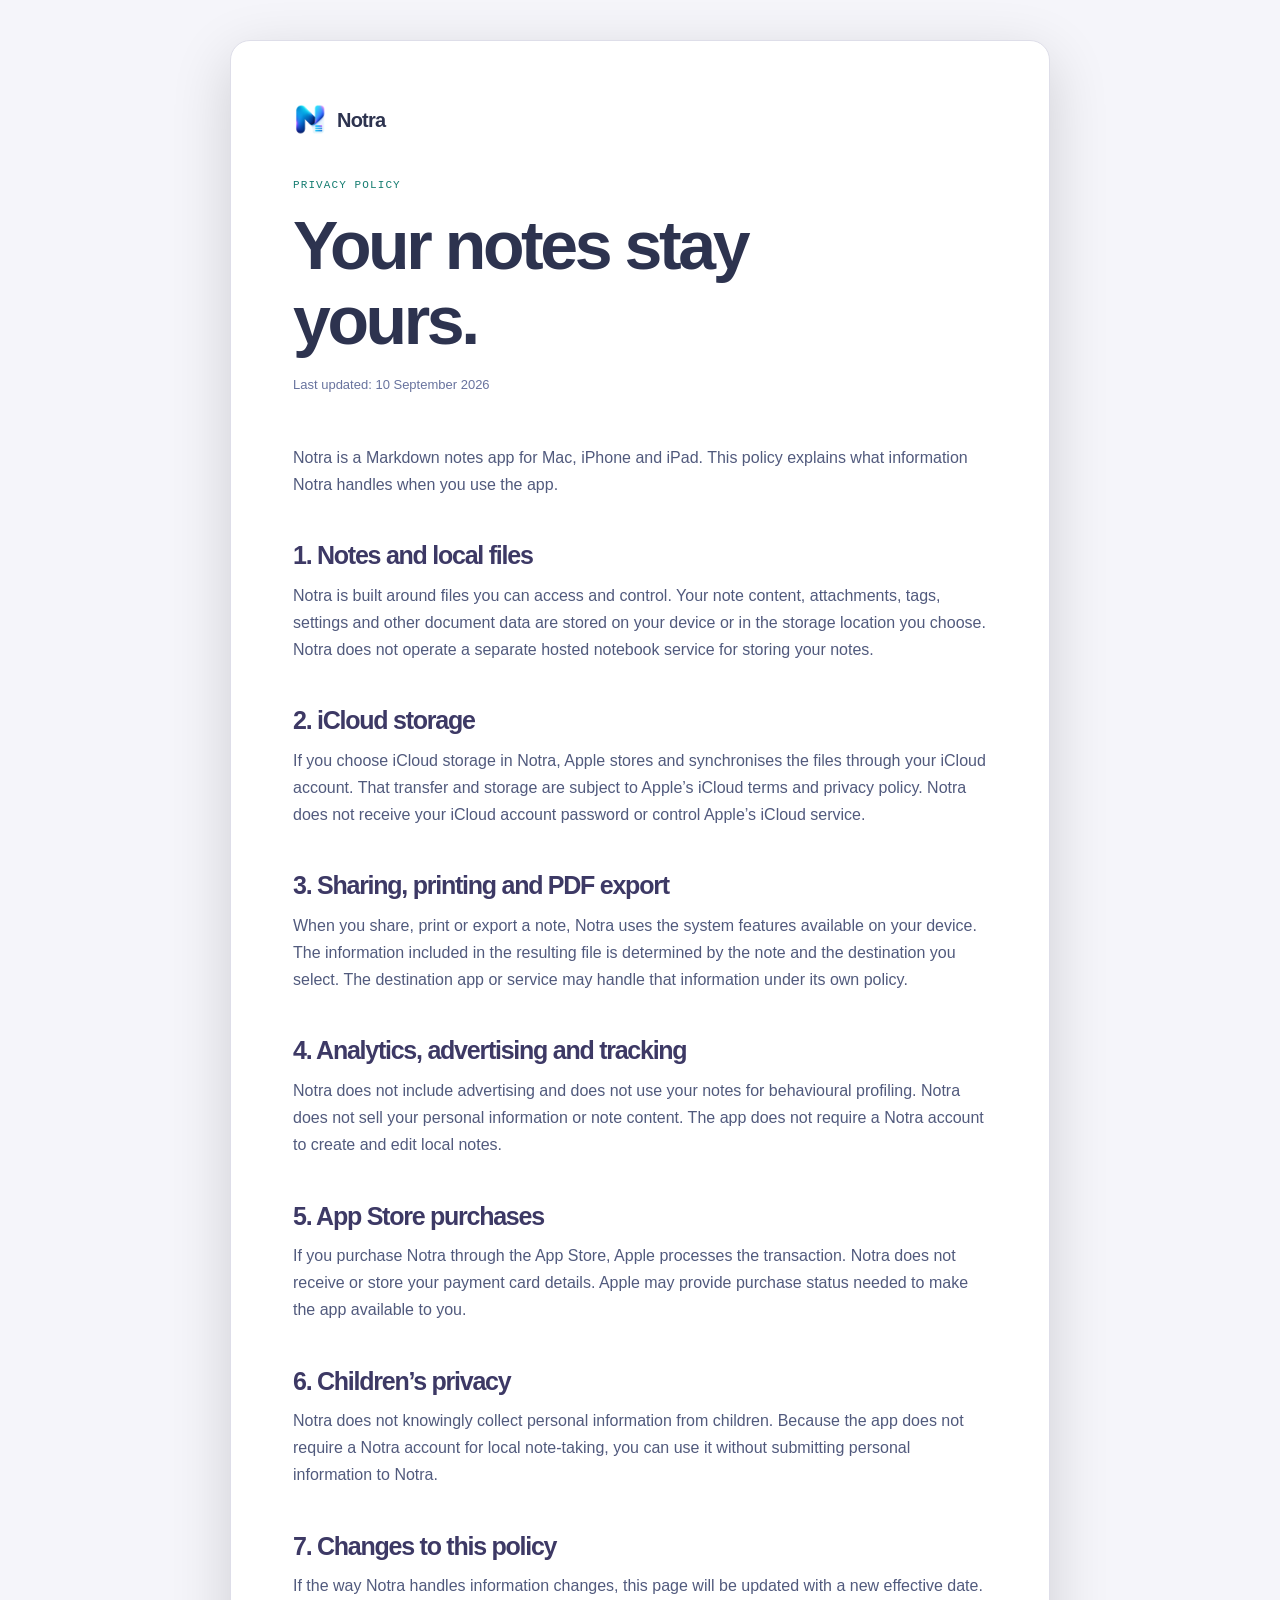
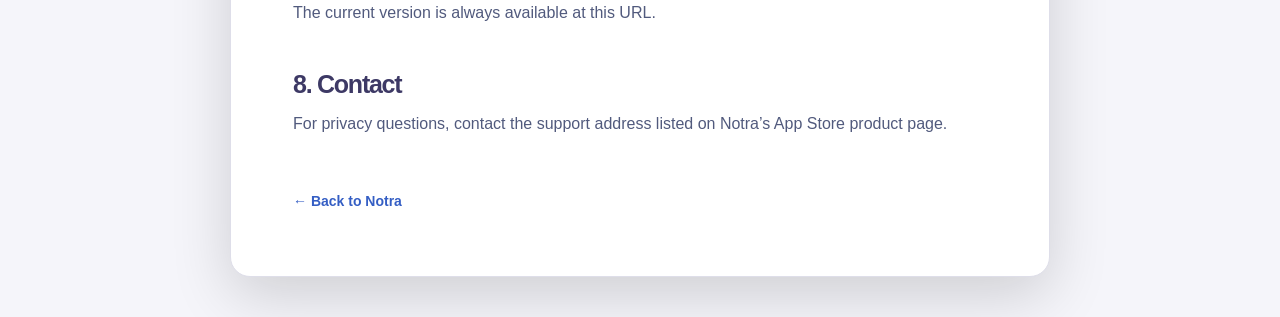
<file: notra-app-landing-page/privacy.html>
<!doctype html>
<html lang="en">
<head>
  <meta charset="utf-8">
  <meta name="viewport" content="width=device-width, initial-scale=1">
  <meta name="description" content="Privacy policy for Notra, a private Markdown notes app for Mac, iPhone and iPad.">
  <meta property="og:title" content="Privacy Policy — Notra">
  <meta property="og:description" content="How Notra handles notes, files, iCloud, exports and App Store purchases.">
  <meta property="og:type" content="website">
  <title>Privacy Policy — Notra</title>
  <style>
    :root { color-scheme: dark; --bg: #16161f; --surface: #1d1d29; --text: #c0caf5; --muted: #a9b1d6; --faint: #565f89; --border: #323245; --accent: #7aa2f7; --purple: #bb9af7; --teal: #73daca; }
    @media (prefers-color-scheme: light) { :root { color-scheme: light; --bg: #f5f5fa; --surface: #fff; --text: #2d334f; --muted: #515a7d; --faint: #68739e; --border: #dedee9; --accent: #345ec4; --purple: #744db2; --teal: #147c70; } }
    * { box-sizing: border-box; }
    body { margin: 0; padding: 40px 20px; background: var(--bg); color: var(--text); font: 16px/1.7 -apple-system, BlinkMacSystemFont, "Segoe UI", sans-serif; }
    main { max-width: 820px; margin: 0 auto; padding: clamp(28px, 6vw, 62px); border: 1px solid var(--border); border-radius: 20px; background: var(--surface); box-shadow: 0 18px 60px rgba(0, 0, 0, .16); }
    .brand { display: inline-flex; align-items: center; gap: 10px; margin-bottom: 42px; color: var(--text); font-size: 20px; font-weight: 800; letter-spacing: -.04em; text-decoration: none; }
    .brand img { width: 34px; height: 34px; object-fit: contain; border-radius: 9px; }
    .eyebrow { margin: 0 0 16px; color: var(--teal); font: 500 11px/1.2 ui-monospace, SFMono-Regular, Menlo, monospace; letter-spacing: .1em; text-transform: uppercase; }
    h1, h2 { line-height: 1.1; letter-spacing: -.05em; }
    h1 { max-width: 650px; margin: 0 0 16px; color: var(--text); font-size: clamp(38px, 7vw, 68px); }
    h2 { margin: 44px 0 12px; color: color-mix(in srgb, var(--text) 78%, var(--purple)); font-size: 25px; }
    p { margin: 0 0 18px; color: var(--muted); }
    .updated { margin-bottom: 48px; color: var(--faint); font-size: 13px; }
    a { color: var(--accent); }
    .back-link { display: inline-flex; margin-top: 35px; color: var(--accent); font-size: 14px; font-weight: 700; text-decoration: none; }
    .back-link:hover { text-decoration: underline; }
    @media (max-width: 560px) { body { padding: 16px; } main { padding: 28px 22px; border-radius: 15px; } }
  </style>
</head>
<body>
  <main>
    <a class="brand" href="index.html" aria-label="Notra home"><img src="assets/icons/notra-logo.png" alt=""><span>Notra</span></a>
    <p class="eyebrow">Privacy policy</p>
    <h1>Your notes stay yours.</h1>
    <p class="updated">Last updated: 10 September 2026</p>

    <p>Notra is a Markdown notes app for Mac, iPhone and iPad. This policy explains what information Notra handles when you use the app.</p>

    <h2>1. Notes and local files</h2>
    <p>Notra is built around files you can access and control. Your note content, attachments, tags, settings and other document data are stored on your device or in the storage location you choose. Notra does not operate a separate hosted notebook service for storing your notes.</p>

    <h2>2. iCloud storage</h2>
    <p>If you choose iCloud storage in Notra, Apple stores and synchronises the files through your iCloud account. That transfer and storage are subject to Apple’s iCloud terms and privacy policy. Notra does not receive your iCloud account password or control Apple’s iCloud service.</p>

    <h2>3. Sharing, printing and PDF export</h2>
    <p>When you share, print or export a note, Notra uses the system features available on your device. The information included in the resulting file is determined by the note and the destination you select. The destination app or service may handle that information under its own policy.</p>

    <h2>4. Analytics, advertising and tracking</h2>
    <p>Notra does not include advertising and does not use your notes for behavioural profiling. Notra does not sell your personal information or note content. The app does not require a Notra account to create and edit local notes.</p>

    <h2>5. App Store purchases</h2>
    <p>If you purchase Notra through the App Store, Apple processes the transaction. Notra does not receive or store your payment card details. Apple may provide purchase status needed to make the app available to you.</p>

    <h2>6. Children’s privacy</h2>
    <p>Notra does not knowingly collect personal information from children. Because the app does not require a Notra account for local note-taking, you can use it without submitting personal information to Notra.</p>

    <h2>7. Changes to this policy</h2>
    <p>If the way Notra handles information changes, this page will be updated with a new effective date. The current version is always available at this URL.</p>

    <h2>8. Contact</h2>
    <p>For privacy questions, contact the support address listed on Notra’s App Store product page.</p>
    <a class="back-link" href="index.html">← Back to Notra</a>
  </main>
</body>
</html>
</file>
<file: docs/styles.css>
:root{color-scheme:dark;--bg:#1a1b26;--surface:#414868;--text:#c0caf5;--muted:#a9b1d6;--tertiary:#9aa5ce;--faint:#565f89;--accent:#7aa2f7;--accent-strong:#bb9af7;--pink:#f7768e;--orange:#ff9e64;--amber:#e0af68;--warm-neutral:#cfc9c2;--green:#9ece6a;--teal:#73dacb;--light-cyan:#b4f9f8;--cyan:#2ac3de;--light-blue:#7dcfff;--bg-deep:color-mix(in srgb,var(--bg) 92%,var(--surface));--surface-raised:color-mix(in srgb,var(--surface) 92%,var(--text));--border:color-mix(in srgb,var(--surface) 70%,var(--text));--accent-soft:color-mix(in srgb,var(--bg) 85%,var(--accent));--copy:color-mix(in srgb,var(--text) 80%,var(--muted));--shadow:0 22px 60px rgba(0,0,0,.22);--max:1160px}
[data-theme=light]{color-scheme:light;--bg:#faf4ed;--surface:#f2e9e1;--text:#575279;--muted:#797593;--tertiary:#9893a5;--faint:#9893a5;--accent:#286983;--accent-strong:#907aa9;--pink:#b4637a;--orange:#ea9d34;--amber:#d9a441;--warm-neutral:#cecacd;--green:#56949f;--teal:#56949f;--light-cyan:#9ccfd8;--cyan:#6e9faf;--light-blue:#6e9faf;--bg-deep:color-mix(in srgb,var(--bg) 92%,var(--surface));--surface-raised:color-mix(in srgb,var(--surface) 92%,var(--text));--border:color-mix(in srgb,var(--surface) 70%,var(--text));--accent-soft:color-mix(in srgb,var(--bg) 85%,var(--accent));--copy:color-mix(in srgb,var(--text) 80%,var(--muted));--shadow:0 22px 60px rgba(87,82,121,.15)}
*{box-sizing:border-box}html{scroll-behavior:smooth;scroll-padding-top:90px}body{margin:0;background:var(--bg);color:var(--text);font:17px/1.65 -apple-system,BlinkMacSystemFont,"Segoe UI",sans-serif}a{color:inherit;text-decoration:none}button,a{-webkit-tap-highlight-color:transparent}button{font:inherit;min-height:44px}a{min-height:44px}.container{width:min(100% - 48px,var(--max));margin-inline:auto}.sr-only{position:absolute;width:1px;height:1px;padding:0;margin:-1px;overflow:hidden;clip:rect(0,0,0,0);white-space:nowrap;border:0}.skip-link{position:fixed;left:16px;top:12px;transform:translateY(-150%);z-index:20;padding:8px 14px;background:var(--text);color:var(--bg)}.skip-link:focus{transform:none}:focus-visible{outline:2px solid var(--accent);outline-offset:3px}
.site-header{position:sticky;top:0;z-index:10;border-bottom:1px solid var(--border);background:color-mix(in srgb,var(--bg) 94%,transparent);backdrop-filter:blur(18px)}.header-inner{min-height:78px;display:flex;align-items:center;gap:30px}.brand{display:inline-flex;align-items:center;gap:10px;font-size:21px;font-weight:750;letter-spacing:-.04em}.brand img{object-fit:contain;border-radius:10px}.desktop-nav{display:flex;align-items:center;gap:28px;margin-left:auto;color:var(--copy);font-size:15px;font-weight:600}.desktop-nav>a:not(.github-button){display:flex;align-items:center}.desktop-nav a:hover,.footer-links a:hover{color:var(--accent)}.github-button{display:inline-flex;align-items:center;min-height:30px}.github-button iframe{vertical-align:middle}.header-actions{display:flex;align-items:center;gap:12px}.theme-toggle,.menu-toggle{width:44px;height:44px;display:grid;place-items:center;border:1px solid var(--border);border-radius:50%;background:var(--surface);color:var(--text);cursor:pointer}.theme-icon{width:18px;height:18px;fill:none;stroke:currentColor;stroke-width:1.7}.moon-icon,[data-theme=light] .sun-icon{display:none}[data-theme=light] .moon-icon{display:block}.menu-toggle{display:none}.menu-toggle span{display:block;width:17px;height:2px;margin:2px;background:currentColor}.button{min-height:50px;display:inline-flex;align-items:center;justify-content:center;gap:10px;padding:0 24px;border:1px solid transparent;border-radius:999px;font-size:15px;font-weight:700}.button-small{min-height:42px;padding-inline:17px}.button-primary{background:var(--accent);color:var(--bg)}.button-quiet{border-color:var(--border);background:transparent;color:var(--text)}.button:hover{transform:translateY(-1px)}.mobile-nav[hidden]{display:none}.mobile-nav{display:grid;gap:4px;padding:13px 24px 20px;border-top:1px solid var(--border);background:var(--bg)}.mobile-nav a{padding:8px 0;color:var(--text);font-weight:650}
.section-shell{padding:112px 0}.hero{padding:72px 0 86px;overflow:hidden}.hero-grid{display:grid;grid-template-columns:.94fr 1.06fr;align-items:center;gap:50px;min-height:530px}.hero-copy{position:relative;z-index:1;max-width:560px}.eyebrow{display:flex;align-items:center;gap:9px;margin:0 0 23px;color:var(--accent);font-size:15px;font-weight:700;letter-spacing:.015em}.eyebrow-dot{width:8px;height:8px;border-radius:50%;background:var(--teal)}h1,h2,h3,p{margin-top:0}h1,h2,h3{letter-spacing:-.045em;line-height:1.1}h1{max-width:600px;margin-bottom:24px;color:var(--text);font-size:clamp(58px,6.5vw,86px);font-weight:780;line-height:.99}.accent-text{color:var(--accent)}.hero-lede{max-width:510px;margin:0 0 32px;color:var(--copy);font-size:20px;line-height:1.6}.hero-actions{display:flex;flex-wrap:wrap;gap:12px}.hero-meta{display:flex;flex-wrap:wrap;gap:18px;margin-top:27px;color:var(--copy);font-size:14px}.hero-meta span+span:before{content:"·";margin-right:18px;color:var(--tertiary)}.hero-meta a{text-decoration:underline;text-decoration-color:var(--accent);text-underline-offset:3px}.hero-art{position:relative;isolation:isolate;min-height:430px}.hero-art-glow{position:absolute;z-index:-1;inset:13% 4% 12% 8%;border-radius:48%;background:color-mix(in srgb,var(--accent-strong) 20%,transparent);filter:blur(55px)}.device-frame{padding:8px;border:1px solid var(--border);border-radius:15px;background:var(--surface);box-shadow:var(--shadow)}.device-screen{overflow:hidden;border-radius:8px;background:var(--surface)}.device-screen img{display:block;width:100%;height:auto}.hero-mac{position:absolute;top:9%;left:7%;z-index:1;width:83%;transform:rotate(-2deg)}.hero-tablet{position:absolute;right:0;bottom:4%;z-index:2;width:53%;transform:rotate(4deg)}.hero-phone{position:absolute;left:1%;bottom:0;z-index:3;width:21%;padding:5px;border-radius:18px;transform:rotate(-5deg)}.hero-phone .device-screen{border-radius:13px}.hero-note{position:absolute;right:0;top:4%;z-index:4;display:flex;align-items:center;gap:11px;padding:12px 16px;border:1px solid var(--border);border-radius:14px;background:var(--bg);box-shadow:var(--shadow)}.hero-note>span:last-child{display:grid;line-height:1.3}.hero-note strong{font-size:14px}.hero-note small{color:var(--copy);font-size:12px}.hero-note-icon{color:var(--accent);font-size:21px}
.platform-strip{border-block:1px solid var(--border);background:var(--bg-deep)}.platform-inner{min-height:100px;display:flex;align-items:center;justify-content:space-between;gap:30px}.platform-inner>p{margin:0;color:var(--copy);font-size:14px}.platforms-list{display:flex;flex-wrap:wrap;gap:38px;color:var(--text);font-size:16px;font-weight:700}.platforms-list span{display:inline-flex;align-items:center;gap:9px}.platforms-list svg{width:18px;height:18px;fill:currentColor}.platforms-list span:nth-child(1) svg{color:var(--accent-strong)}.platforms-list span:nth-child(2) svg{color:var(--cyan)}.platforms-list span:nth-child(3) svg{color:var(--teal)}.demo-section{padding-top:86px;padding-bottom:56px}.promo-showcase{width:min(100%,1040px);margin:0 auto;scroll-margin-top:96px}.promo-frame{padding:2px;border-radius:20px;background:var(--border)}.promo-frame video{display:block;width:100%;height:auto;object-fit:contain;border-radius:18px;background:var(--surface)}.promo-showcase figcaption{display:flex;justify-content:space-between;align-items:center;gap:20px;padding:16px 3px;color:var(--copy);font-size:15px}.promo-showcase figcaption div{display:grid}.promo-showcase figcaption strong{color:var(--text);font-size:18px}.promo-showcase figcaption a{color:var(--accent);text-decoration:underline;text-underline-offset:3px}
.features-section{padding-top:74px}.section-heading{max-width:720px;margin-bottom:48px}.section-heading .eyebrow{margin-bottom:16px}.section-heading h2,.privacy-copy h2,.download-copy h2{font-size:clamp(38px,4.5vw,58px);font-weight:730;margin-bottom:18px}.section-heading>p:last-child{max-width:620px;margin-bottom:0;color:var(--copy);font-size:19px}.feature-grid{display:grid;grid-template-columns:repeat(3,minmax(0,1fr));gap:16px}.feature-card{min-height:220px;padding:28px;border:1px solid var(--border);border-radius:16px;background:var(--bg);}.feature-card-large{grid-column:span 2}.feature-card:nth-child(3n + 2){background:var(--bg-deep)}.feature-card h3{margin:22px 0 10px;color:var(--text);font-size:22px;letter-spacing:-.035em}.feature-card p{max-width:330px;margin-bottom:0;color:var(--copy);font-size:17px;line-height:1.6}.feature-icon{width:42px;height:42px;display:grid;place-items:center;border-radius:12px;background:var(--accent-soft);color:var(--accent);font-size:22px}.icon-violet{color:var(--accent-strong)}.icon-blue{color:var(--accent)}.icon-cyan{color:var(--cyan)}.icon-amber{color:var(--amber)}.icon-green{color:var(--green)}.icon-pink{color:var(--pink)}.mini-markdown{display:grid;gap:6px;margin-top:20px;color:var(--copy);font:13px ui-monospace,SFMono-Regular,Menlo,monospace}
.privacy-section{background:var(--bg-deep);border-block:1px solid var(--border)}.privacy-grid{display:grid;grid-template-columns:.8fr 1.2fr;gap:100px;align-items:center}.privacy-seal{width:240px;height:240px;position:relative;display:grid;place-items:center;margin-inline:auto;border:1px solid var(--accent);border-radius:50%;color:var(--accent);text-align:center;font:500 13px/1.6 ui-monospace,SFMono-Regular,Menlo,monospace;letter-spacing:.14em}.seal-ring{position:absolute;inset:19px;border:1px dashed var(--accent-strong);border-radius:50%}.privacy-copy h2{max-width:540px}.privacy-lede{max-width:600px;margin-bottom:36px;color:var(--copy);font-size:19px}.privacy-points{display:grid;gap:20px}.privacy-points>div{display:grid;grid-template-columns:38px 1fr;gap:12px}.privacy-points>div>span{color:var(--accent);font:13px ui-monospace,SFMono-Regular,Menlo,monospace}.privacy-points p{margin:0;color:var(--copy);font-size:17px}.privacy-points strong{color:var(--text)}.screenshots-heading{margin-inline:auto;text-align:center}.screenshots-heading .eyebrow{justify-content:center}.screenshots-heading>p:last-child{margin-inline:auto}.device-showcase{display:grid;grid-template-columns:1.6fr 1fr;gap:25px;align-items:end}.device-label{position:absolute;top:-29px;left:0;color:var(--text);font:13px ui-monospace,SFMono-Regular,Menlo,monospace}.mac-frame{position:relative;padding:11px 11px 16px}.device-base{width:108%;height:10px;margin:0 -4% -25px;border-radius:0 0 50% 50%;background:var(--surface)}.mobile-devices{display:grid;grid-template-columns:.65fr 1.35fr;gap:18px;align-items:end}.phone-frame{position:relative;border-radius:22px}.phone-frame .device-screen{border-radius:14px}.tablet-frame{position:relative}.pricing-section{padding-top:0}.pricing-card{display:flex;justify-content:space-between;align-items:center;gap:50px;padding:54px 60px;border:1px solid var(--border);border-radius:18px;background:var(--bg-deep)}.pricing-card h2{font-size:clamp(36px,4vw,52px);font-weight:730}.pricing-card p:last-child{max-width:560px;margin-bottom:0;color:var(--copy);font-size:18px}.price-mark{min-width:150px;display:grid;place-items:center;color:var(--accent);font:12px ui-monospace,SFMono-Regular,Menlo,monospace;letter-spacing:.12em}.price-mark strong{font:800 70px -apple-system,sans-serif;line-height:1}.price-mark small{color:var(--text);font-size:13px;letter-spacing:0}.open-source-panel{display:flex;align-items:center;justify-content:space-between;gap:36px;padding:48px 0;border-block:1px solid var(--border)}.open-source-panel>div{max-width:650px}.open-source-panel>div>p:last-child{margin-bottom:0;color:var(--copy);font-size:18px}.github-link{white-space:nowrap}.github-mark{width:24px;height:auto;object-fit:contain}.github-mark-dark{display:none}[data-theme=light] .github-mark-light{display:none}[data-theme=light] .github-mark-dark{display:block}.download-section{padding-top:30px;padding-bottom:110px}.download-inner{display:flex;align-items:center;justify-content:space-between;gap:40px;padding:52px 60px;border:1px solid var(--border);border-radius:18px;background:var(--bg-deep)}.download-copy{max-width:560px}.download-copy>p:last-child{margin-bottom:0;color:var(--copy);font-size:18px}.store-button{min-height:76px;display:flex;align-items:center;gap:14px;padding:12px 20px;border:1px solid var(--border);border-radius:14px;background:var(--surface);color:var(--text)}.store-button svg{width:30px;height:30px;fill:currentColor}.store-button span{display:grid;line-height:1.3}.store-button small,.store-button em{font-size:13px;font-style:normal;color:var(--copy)}.store-button strong{font-size:20px}.site-footer{border-top:1px solid var(--border)}.footer-inner{min-height:104px;display:flex;align-items:center;gap:25px}.footer-inner .brand{font-size:17px}.footer-inner>p{margin:0;color:var(--copy);font-size:14px}.footer-links{display:flex;align-items:center;gap:20px;margin-left:auto;color:var(--text);font-size:14px}.footer-github{display:inline-flex;align-items:center;gap:7px}.footer-github .github-mark{width:20px}
@media(max-width:950px){.desktop-nav,.header-download{display:none}.menu-toggle{display:block}.hero-grid{grid-template-columns:1fr 1fr;gap:28px}.hero-art{min-height:360px}.hero-meta{gap:10px}.hero-meta span+span:before{margin-right:10px}.privacy-grid{grid-template-columns:1fr;gap:45px}.privacy-seal{margin-bottom:8px}.device-showcase{grid-template-columns:1fr;max-width:800px;margin-inline:auto}.mobile-devices{max-width:620px;width:82%;margin:28px auto 0}.download-inner{align-items:flex-start;flex-direction:column}.open-source-panel{align-items:flex-start;flex-direction:column}.header-inner{gap:15px}}
@media(max-width:640px){.container{width:min(100% - 32px,var(--max))}.section-shell{padding:70px 0}.header-inner{min-height:68px}.hero{padding:44px 0 54px}.hero-grid{grid-template-columns:1fr;gap:28px}.hero-copy{max-width:none}.eyebrow{font-size:14px;margin-bottom:18px}h1{max-width:540px;font-size:clamp(54px,13vw,76px)}.hero-lede{font-size:18px}.hero-actions{align-items:stretch;flex-direction:column}.hero-actions .button{width:100%}.hero-meta{gap:7px;font-size:13px}.hero-meta span+span:before{margin-right:7px}.hero-art{width:100%;min-height:300px;margin:0 auto}.hero-mac{top:7%;left:6%;width:84%}.hero-tablet{right:0;bottom:4%;width:52%}.hero-phone{left:1%;width:21%}.hero-note{top:1%;right:-1%;padding:8px 10px}.hero-note strong{font-size:12px}.hero-note small{font-size:11px}.platform-inner{display:grid;gap:14px;padding:22px 0}.platform-inner>p{font-size:14px}.platforms-list{justify-content:space-between;gap:10px;font-size:14px}.demo-section{padding:56px 0 35px}.promo-showcase figcaption{align-items:flex-start;flex-direction:column;gap:8px}.promo-frame{border-radius:15px}.promo-frame video{border-radius:13px}.section-heading{margin-bottom:34px}.section-heading h2,.privacy-copy h2,.download-copy h2{font-size:clamp(36px,10vw,48px)}.section-heading>p:last-child{font-size:18px}.feature-grid{grid-template-columns:1fr;gap:12px}.feature-card,.feature-card-large{grid-column:auto;min-height:0;padding:23px}.feature-card h3{font-size:22px}.feature-card p{font-size:17px}.privacy-grid{gap:28px}.privacy-seal{width:190px;height:190px}.privacy-lede{font-size:18px}.privacy-points p{font-size:16px}.mobile-devices{width:100%;grid-template-columns:.65fr 1.35fr;gap:10px}.phone-frame,.tablet-frame{padding:6px}.pricing-card{align-items:flex-start;flex-direction:column;padding:32px 24px;gap:26px}.price-mark{align-self:center}.open-source-panel{padding:32px 0}.github-link{white-space:normal}.download-inner{padding:30px 22px}.download-section{padding-bottom:72px}.store-button{width:100%;padding:10px 14px}.footer-inner{padding-block:22px;flex-wrap:wrap}.footer-inner>p{order:3;width:100%}.footer-links{gap:12px;font-size:13px}}
@media(max-width:380px){.hero-meta{font-size:12px}.platforms-list{font-size:13px}.hero-art{min-height:260px}.footer-links{gap:9px;font-size:12px}}
@media(prefers-reduced-motion:reduce){*,*::before,*::after{scroll-behavior:auto!important;transition-duration:.01ms!important;animation-duration:.01ms!important}}
.github-button-host{display:inline-flex;align-items:center;height:30px;min-height:30px}.github-button-host>a{display:inline-flex;align-items:center;min-height:30px}.github-button-host .github-mark{width:16px}
.supported-platforms{display:flex;align-items:center;justify-content:center;gap:28px;margin-top:42px;padding-top:24px;border-top:1px solid var(--border)}.supported-platforms>p{margin:0;color:var(--copy);font-size:14px}.supported-platforms .platforms-list{gap:28px}
.open-source-section{padding-top:0}.open-source-panel{width:100%;padding:54px 60px;border:1px solid var(--border);border-radius:18px;background:var(--bg-deep)}.open-source-panel h2{font-size:clamp(36px,4vw,52px);font-weight:730;margin-bottom:18px}.open-source-panel p{max-width:560px;margin-bottom:0;color:var(--copy);font-size:18px}
@media(max-width:950px){.open-source-panel{align-items:center;flex-direction:row}}
@media(max-width:640px){.supported-platforms{align-items:flex-start;flex-direction:column;gap:12px;margin-top:28px}.supported-platforms .platforms-list{justify-content:flex-start;gap:18px;font-size:14px}.open-source-panel{align-items:flex-start;flex-direction:column;padding:32px 24px}}
.privacy-copy h2{font-size:clamp(36px,4vw,52px);font-weight:730;margin-bottom:18px}
.privacy-section{background:transparent;border:0}.privacy-panel{padding:54px 60px;border:1px solid var(--border);border-radius:18px;background:var(--bg-deep)}
@media(max-width:640px){.privacy-panel{padding:32px 24px}}
</file>
<file: notra-app-landing-page/styles.css>
:root { color-scheme: dark; --bg: #16161f; --bg-deep: #101018; --surface: #1d1d29; --surface-raised: #242433; --text: #c0caf5; --muted: #a9b1d6; --faint: #565f89; --border: #323245; --accent: #7aa2f7; --accent-strong: #bb9af7; --accent-soft: #242b46; --cyan: #7dcfff; --teal: #73daca; --green: #9ece6a; --amber: #e0af68; --pink: #f7768e; --orange: #ff9e64; --shadow: 0 24px 80px rgba(0,0,0,.25); --max: 1160px; }
[data-theme="light"] { color-scheme: light; --bg: #f5f5fa; --bg-deep: #ececf4; --surface: #fff; --surface-raised: #f0f0f7; --text: #2d334f; --muted: #515a7d; --faint: #68739e; --border: #dedee9; --accent: #345ec4; --accent-strong: #744db2; --accent-soft: #e8eafb; --cyan: #007e9c; --teal: #147c70; --green: #4f7f31; --amber: #9b6718; --pink: #ba3d5c; --orange: #b25c20; --shadow: 0 24px 80px rgba(35,38,70,.12); }
* { box-sizing: border-box; } html { scroll-behavior: smooth; } body { margin: 0; background: var(--bg); color: var(--text); font: 16px/1.65 Manrope, -apple-system, BlinkMacSystemFont, "Segoe UI", sans-serif; } a { color: inherit; text-decoration: none; } button, a { -webkit-tap-highlight-color: transparent; } button { font: inherit; } .container { width: min(100% - 48px, var(--max)); margin-inline: auto; } .sr-only { position: absolute; width: 1px; height: 1px; padding: 0; margin: -1px; overflow: hidden; clip: rect(0,0,0,0); white-space: nowrap; border: 0; } .skip-link { position: fixed; left: 16px; top: 12px; transform: translateY(-150%); z-index: 20; padding: 8px 14px; border-radius: 8px; background: var(--text); color: var(--bg); } .skip-link:focus { transform: none; }
.site-header { position: sticky; top: 0; z-index: 10; border-bottom: 1px solid color-mix(in srgb, var(--border) 70%, transparent); background: color-mix(in srgb, var(--bg) 88%, transparent); backdrop-filter: blur(18px); } .header-inner { min-height: 76px; display: flex; align-items: center; gap: 38px; } .brand { display: inline-flex; align-items: center; gap: 10px; font-size: 20px; font-weight: 800; letter-spacing: -.04em; } .brand img { object-fit: contain; border-radius: 10px; } .desktop-nav { display: flex; align-items: center; gap: 27px; margin-left: auto; color: var(--muted); font-size: 13px; font-weight: 600; } .desktop-nav a, .footer-links a { transition: color .2s ease; } .desktop-nav a:hover, .footer-links a:hover, .text-link:hover { color: var(--accent); } .header-actions { display: flex; align-items: center; gap: 12px; } .theme-toggle { width: 38px; height: 38px; display: grid; place-items: center; border: 1px solid var(--border); border-radius: 50%; background: var(--surface); color: var(--text); cursor: pointer; } .theme-icon { width: 16px; height: 16px; fill: none; stroke: currentColor; stroke-width: 1.8; } .moon-icon { display: none; fill: currentColor; stroke: none; } [data-theme="light"] .sun-icon { display: none; } [data-theme="light"] .moon-icon { display: block; } .button { display: inline-flex; justify-content: center; align-items: center; gap: 10px; min-height: 48px; padding: 0 21px; border: 1px solid transparent; border-radius: 9px; font-size: 13px; font-weight: 800; transition: transform .2s ease, background .2s ease, border-color .2s ease; } .button:hover { transform: translateY(-2px); } .button-primary { background: var(--accent); color: #111827; box-shadow: 0 8px 22px color-mix(in srgb, var(--accent) 25%, transparent); } .button-primary:hover { background: color-mix(in srgb, var(--accent) 84%, white); } .button-quiet { border-color: var(--border); color: var(--text); background: var(--surface); } .button-small { min-height: 38px; padding-inline: 15px; font-size: 12px; } .menu-toggle { display: none; width: 38px; height: 38px; padding: 8px; border: 1px solid var(--border); border-radius: 8px; background: var(--surface); color: var(--text); } .menu-toggle span { display: block; height: 1px; margin: 4px 0; background: currentColor; }
.section-shell { padding: 128px 0; } .hero { padding-top: 112px; overflow: hidden; } .hero-grid { display: grid; grid-template-columns: .9fr 1.1fr; gap: 52px; align-items: center; } .eyebrow { display: flex; align-items: center; gap: 9px; margin: 0 0 17px; color: var(--accent); font: 500 11px/1.2 "DM Mono", monospace; letter-spacing: .1em; text-transform: uppercase; } .eyebrow-dot { width: 7px; height: 7px; border-radius: 50%; background: var(--teal); box-shadow: 0 0 0 4px color-mix(in srgb, var(--teal) 17%, transparent); } h1, h2, h3, p { margin-top: 0; } h1, h2, h3 { letter-spacing: -.055em; line-height: 1.1; } h1 { max-width: 590px; margin-bottom: 24px; color: var(--text); font-size: clamp(50px, 6.4vw, 84px); font-weight: 800; } h2 { margin-bottom: 18px; color: color-mix(in srgb, var(--text) 78%, var(--accent-strong)); font-size: clamp(34px, 4vw, 56px); font-weight: 800; } h3 { margin-bottom: 9px; color: var(--text); font-size: 19px; } .accent-text { color: var(--accent); } .hero-lede { max-width: 550px; margin-bottom: 31px; color: color-mix(in srgb, var(--muted) 75%, var(--cyan)); font-size: 18px; } .hero-actions { display: flex; flex-wrap: wrap; gap: 11px; } .hero-meta { display: flex; flex-wrap: wrap; gap: 19px; margin-top: 34px; color: var(--faint); font: 11px "DM Mono", monospace; } .hero-meta span:not(:last-child)::after { content: "·"; margin-left: 19px; color: var(--accent-strong); } .hero-meta strong { color: var(--muted); font-weight: 500; }
.hero-art { min-height: 480px; position: relative; display: grid; place-items: center; } .note-window { position: relative; z-index: 2; width: min(100%, 480px); border: 1px solid color-mix(in srgb, var(--accent) 40%, var(--border)); border-radius: 15px; background: color-mix(in srgb, var(--surface) 92%, var(--accent-soft)); box-shadow: var(--shadow); transform: rotate(2deg); } .window-bar { height: 48px; display: flex; align-items: center; justify-content: space-between; padding: 0 17px; border-bottom: 1px solid var(--border); color: var(--faint); font: 11px "DM Mono", monospace; } .window-dots { display: flex; gap: 5px; } .window-dots i { width: 7px; height: 7px; border-radius: 50%; background: var(--border); } .window-dots i:first-child { background: var(--accent-strong); }.window-action { color: var(--accent); } .note-body { min-height: 320px; padding: 39px 44px; } .note-kicker { margin-bottom: 27px; color: var(--accent); font: 11px "DM Mono", monospace; } .note-body h2 { margin-bottom: 17px; font-size: 29px; } .note-body p:not(.note-kicker) { max-width: 310px; color: var(--muted); font-size: 14px; } .note-rule { width: 100%; height: 1px; margin: 32px 0 22px; background: var(--border); } .note-lines { display: grid; gap: 9px; }.note-lines span { display: block; height: 7px; border-radius: 99px; background: var(--border); }.note-lines span:first-child { width: 75%; background: color-mix(in srgb, var(--accent) 36%, var(--border)); }.note-lines span:last-child { width: 55%; }.code-rail { position: absolute; top: 38px; right: 0; display: grid; gap: 13px; color: var(--faint); font: 11px "DM Mono", monospace; transform: rotate(-8deg); }.code-rail span:first-child { color: var(--accent); }.hero-orbit { position: absolute; border: 1px solid var(--border); border-radius: 50%; }.orbit-one { width: 550px; height: 300px; transform: rotate(-20deg); border-color: color-mix(in srgb, var(--accent) 26%, transparent); }.orbit-two { width: 380px; height: 440px; transform: rotate(24deg); border-color: color-mix(in srgb, var(--accent-strong) 20%, transparent); }
.platform-strip { border-block: 1px solid var(--border); background: var(--bg-deep); }.platform-inner { min-height: 100px; display: flex; align-items: center; justify-content: space-between; gap: 30px; }.platform-inner > p { margin: 0; color: var(--faint); font: 11px "DM Mono", monospace; text-transform: uppercase; letter-spacing: .08em; }.platforms-list { display: flex; flex-wrap: wrap; gap: 38px; color: var(--muted); font-size: 13px; font-weight: 700; }.platforms-list span { display: inline-flex; align-items: center; gap: 9px; }.platforms-list span:nth-child(1) { color: var(--accent-strong); }.platforms-list span:nth-child(2) { color: var(--cyan); }.platforms-list span:nth-child(3) { color: var(--teal); }.platforms-list svg { width: 17px; height: 17px; fill: currentColor; stroke: currentColor; stroke-width: 1.4; }
.section-heading { max-width: 680px; margin-bottom: 52px; }.section-heading > p:last-child { max-width: 530px; margin-bottom: 0; color: color-mix(in srgb, var(--muted) 80%, var(--teal)); font-size: 16px; }.feature-grid { display: grid; grid-template-columns: repeat(3, 1fr); gap: 15px; }.feature-card { min-height: 246px; padding: 28px; border: 1px solid var(--border); border-radius: 13px; background: var(--surface); }.feature-card p { max-width: 280px; margin-bottom: 0; color: var(--muted); font-size: 14px; }.feature-card h3 { color: var(--accent-strong); }.feature-card:nth-child(3n + 2) h3 { color: var(--cyan); }.feature-card:nth-child(3n) h3 { color: var(--teal); }.feature-card-large { grid-column: span 2; background: linear-gradient(135deg, var(--surface), color-mix(in srgb, var(--accent-soft) 70%, var(--surface))); }.feature-card-wide { grid-column: span 2; min-height: 180px; display: flex; align-items: flex-end; justify-content: space-between; gap: 20px; }.feature-icon { width: 35px; height: 35px; display: grid; place-items: center; margin-bottom: 28px; border-radius: 9px; font-weight: 800; }.icon-violet { background: color-mix(in srgb, var(--accent-strong) 16%, transparent); color: var(--accent-strong); }.icon-blue { background: color-mix(in srgb, var(--accent) 16%, transparent); color: var(--accent); }.icon-cyan { background: color-mix(in srgb, var(--cyan) 15%, transparent); color: var(--cyan); }.icon-amber { background: color-mix(in srgb, var(--amber) 15%, transparent); color: var(--amber); }.icon-green { background: color-mix(in srgb, var(--green) 15%, transparent); color: var(--green); }.icon-pink { background: color-mix(in srgb, var(--pink) 15%, transparent); color: var(--pink); }.mini-markdown { display: grid; gap: 8px; margin-top: 27px; color: var(--faint); font: 11px "DM Mono", monospace; }.mini-markdown span:first-child { color: var(--accent); }.text-link { color: var(--accent); font-size: 13px; font-weight: 800; white-space: nowrap; }
.privacy-section { background: var(--bg-deep); border-block: 1px solid var(--border); }.privacy-grid { display: grid; grid-template-columns: .8fr 1.2fr; gap: 100px; align-items: center; }.privacy-seal { width: 270px; height: 270px; position: relative; display: grid; place-items: center; margin-inline: auto; border: 1px solid color-mix(in srgb, var(--accent) 60%, var(--border)); border-radius: 50%; color: var(--accent); text-align: center; font: 500 12px/1.6 "DM Mono", monospace; letter-spacing: .14em; transform: rotate(-10deg); }.seal-ring { position: absolute; inset: 19px; border: 1px dashed color-mix(in srgb, var(--accent) 50%, transparent); border-radius: 50%; }.privacy-copy h2 { max-width: 520px; }.privacy-lede { max-width: 600px; margin-bottom: 36px; color: var(--muted); font-size: 18px; }.privacy-points { display: grid; gap: 20px; }.privacy-points > div { display: grid; grid-template-columns: 36px 1fr; gap: 15px; padding-top: 18px; border-top: 1px solid var(--border); }.privacy-points span { color: var(--accent); font: 11px "DM Mono", monospace; }.privacy-points p { margin: 0; color: var(--muted); font-size: 14px; }.privacy-points strong { color: var(--text); }
.screenshots-heading { margin-inline: auto; text-align: center; }.screenshots-heading .eyebrow { justify-content: center; }.screenshots-heading > p:last-child { margin-inline: auto; }.device-showcase { display: grid; grid-template-columns: 1.6fr 1fr; gap: 25px; align-items: end; }.device-frame { position: relative; padding: 9px; border: 1px solid color-mix(in srgb, var(--border) 95%, var(--text)); background: #0e0e15; box-shadow: var(--shadow); }.mac-frame { padding: 11px 11px 16px; border-radius: 13px; }.device-screen { overflow: hidden; background: var(--surface); }.mac-frame .device-screen { aspect-ratio: 16 / 10; border-radius: 7px; }.device-label { position: absolute; top: -29px; left: 0; color: var(--faint); font: 11px "DM Mono", monospace; }.device-base { width: 38%; height: 7px; position: absolute; bottom: -13px; left: 31%; border-radius: 0 0 10px 10px; background: #0e0e15; }.mobile-devices { display: grid; grid-template-columns: .8fr 1fr; gap: 18px; align-items: end; }.phone-frame { width: 100%; border-radius: 20px; padding: 7px; }.phone-frame .device-screen { aspect-ratio: 9 / 19; border-radius: 14px; }.tablet-frame { border-radius: 14px; padding: 8px; }.tablet-frame .device-screen { aspect-ratio: 3 / 4; border-radius: 7px; }.screenshot-placeholder { position: relative; display: grid; place-items: center; background: repeating-linear-gradient(135deg, var(--surface-raised), var(--surface-raised) 2px, var(--surface) 2px, var(--surface) 8px); }.screenshot-placeholder img { width: 100%; height: 100%; object-fit: cover; }.placeholder-content { display: grid; gap: 6px; padding: 20px; color: var(--muted); text-align: center; }.placeholder-content[hidden] { display: none; }.placeholder-window { width: 38px; height: 38px; display: grid; place-items: center; margin: 0 auto 5px; border: 1px solid var(--border); border-radius: 10px; color: var(--accent); font-weight: 800; }.placeholder-content strong { color: var(--text); font-size: 12px; }.placeholder-content small { font: 10px/1.45 "DM Mono", monospace; }.placeholder-content code { color: var(--accent); }
.pricing-section { padding-top: 10px; }.pricing-card { display: flex; justify-content: space-between; align-items: center; gap: 50px; padding: 58px 65px; border: 1px solid var(--border); border-radius: 15px; background: var(--surface); }.pricing-card h2 { font-size: clamp(32px, 4vw, 49px); }.pricing-card p:last-child { max-width: 520px; margin-bottom: 0; color: var(--muted); }.price-mark { min-width: 150px; display: grid; place-items: center; color: var(--accent); font: 11px "DM Mono", monospace; letter-spacing: .12em; }.price-mark strong { font: 800 70px Manrope, sans-serif; line-height: 1; letter-spacing: -.1em; }.price-mark small { color: var(--faint); letter-spacing: 0; }.download-section { padding-top: 72px; padding-bottom: 130px; }.download-inner { display: flex; justify-content: space-between; align-items: end; gap: 50px; }.download-copy { max-width: 570px; }.download-copy p:last-child { margin-bottom: 0; color: var(--muted); font-size: 17px; }.store-buttons { display: flex; flex-wrap: wrap; gap: 11px; }.store-button { min-width: 205px; display: flex; align-items: center; gap: 12px; padding: 11px 16px; border: 1px solid var(--border); border-radius: 10px; background: var(--surface); transition: transform .2s ease, border-color .2s ease; }.store-button:hover { transform: translateY(-2px); border-color: var(--accent); }.store-glyph { font-size: 27px; line-height: 1; }.store-button span:last-child { display: grid; text-align: left; }.store-button small, .store-button em { color: var(--faint); font-size: 9px; font-style: normal; line-height: 1.25; }.store-button strong { font-size: 14px; line-height: 1.3; }
.site-footer { border-top: 1px solid var(--border); }.footer-inner { min-height: 104px; display: flex; align-items: center; gap: 25px; }.footer-inner .brand { font-size: 16px; }.footer-inner > p { margin: 0; color: var(--faint); font-size: 12px; }.footer-links { display: flex; gap: 21px; margin-left: auto; color: var(--muted); font-size: 12px; }
@media (max-width: 900px) { .desktop-nav, .header-download { display: none; }.menu-toggle { display: block; }.mobile-nav { display: grid; gap: 4px; padding: 13px 24px 20px; border-top: 1px solid var(--border); background: var(--bg); }.mobile-nav a { padding: 8px 0; color: var(--muted); font-weight: 700; }.hero-grid, .privacy-grid { grid-template-columns: 1fr; }.hero-copy { max-width: 650px; }.hero-art { min-height: 430px; }.privacy-seal { margin-bottom: 20px; }.device-showcase { grid-template-columns: 1fr; max-width: 760px; margin-inline: auto; }.mobile-devices { max-width: 560px; width: 82%; margin-inline: auto; }.download-inner { align-items: start; flex-direction: column; }.store-buttons { width: 100%; } }
@media (max-width: 640px) { .container { width: min(100% - 32px, var(--max)); }.section-shell { padding: 82px 0; }.hero { padding-top: 70px; }.hero-grid { gap: 20px; }.hero-art { min-height: 350px; transform: scale(.88); transform-origin: top center; margin-bottom: -44px; }.code-rail { display: none; }.note-body { padding: 30px 25px; }.hero-meta { gap: 11px; }.hero-meta span:not(:last-child)::after { margin-left: 11px; }.platform-inner { display: grid; gap: 14px; padding: 23px 0; }.platforms-list { justify-content: space-between; gap: 10px; }.feature-grid { grid-template-columns: 1fr; }.feature-card, .feature-card-large, .feature-card-wide { grid-column: auto; min-height: auto; }.feature-card-wide { display: block; }.feature-card-wide .text-link { display: inline-block; margin-top: 25px; }.privacy-grid { gap: 42px; }.privacy-seal { width: 220px; height: 220px; }.pricing-card { padding: 34px 25px; display: grid; gap: 30px; }.price-mark { justify-self: start; }.download-section { padding-bottom: 85px; }.store-buttons { display: grid; grid-template-columns: 1fr; }.store-button { width: 100%; }.footer-inner { padding: 23px 0; display: grid; gap: 15px; }.footer-links { margin-left: 0; }.mobile-devices { width: 100%; gap: 9px; } h1 { font-size: clamp(45px, 15vw, 66px); }.hero-lede { font-size: 16px; } }
@media (prefers-reduced-motion: reduce) { *, *::before, *::after { scroll-behavior: auto !important; transition-duration: .01ms !important; animation-duration: .01ms !important; } }

/* iPad screenshots use the familiar landscape tablet orientation. */
.tablet-frame .device-screen { aspect-ratio: 4 / 3; }
</file>
